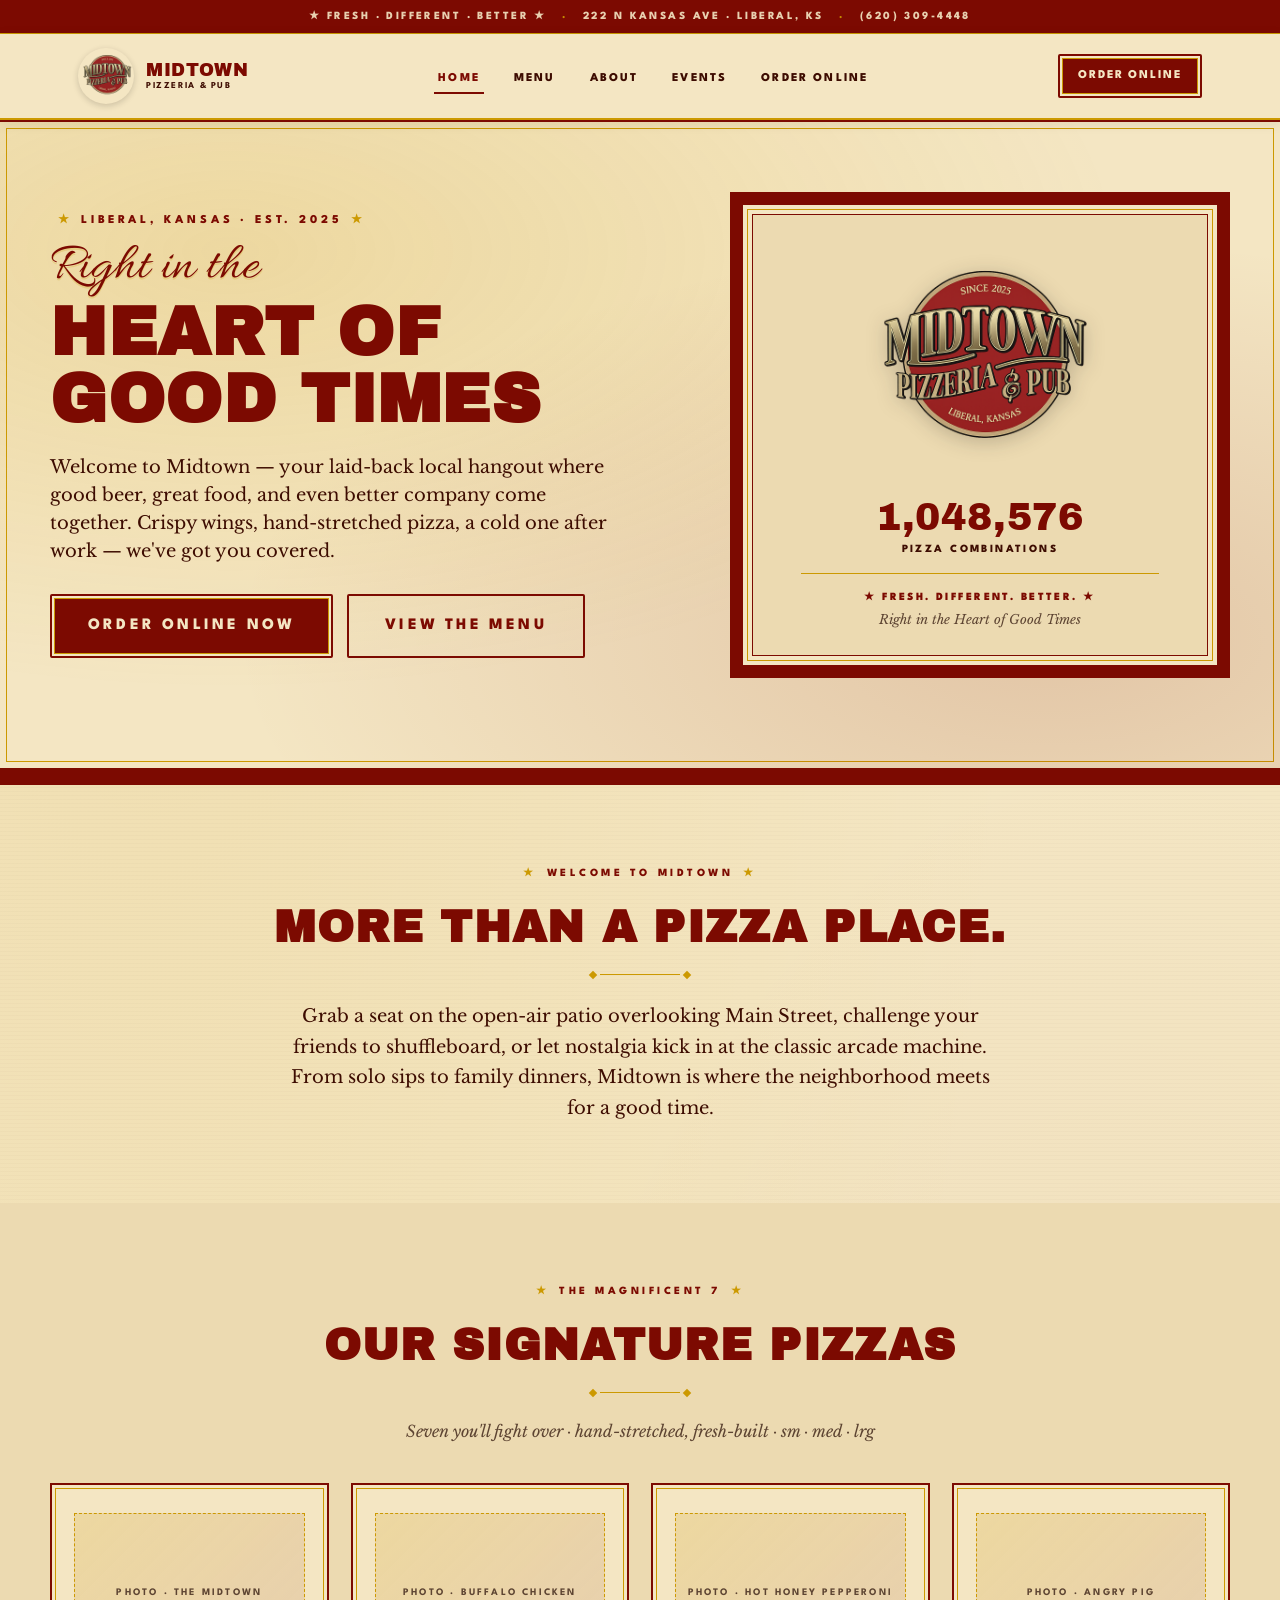
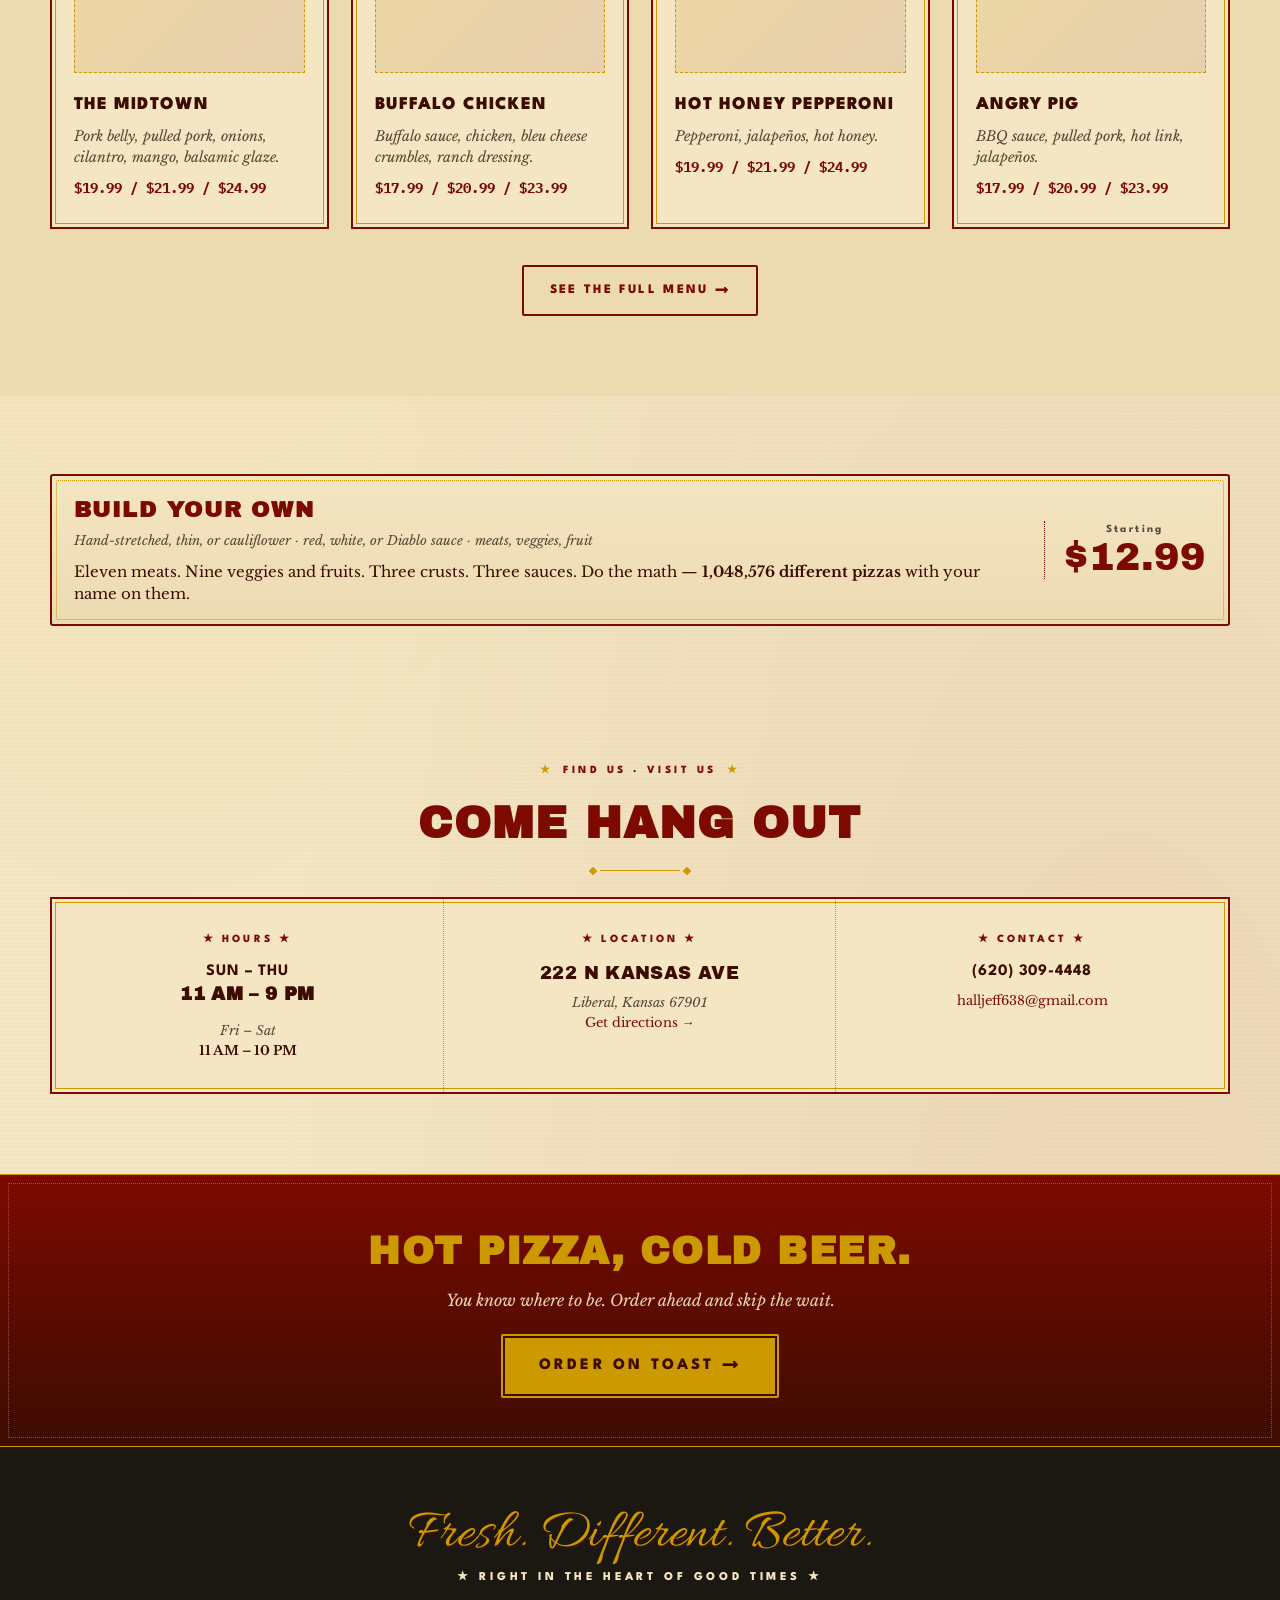
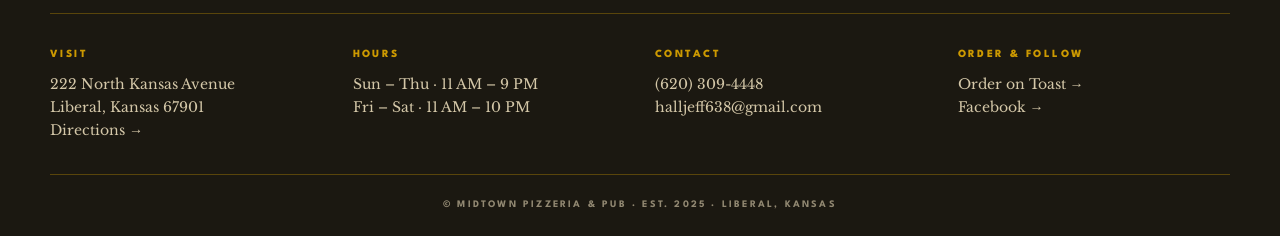
<file: index.html>
<!DOCTYPE html>
<html lang="en">
<head>
<meta charset="UTF-8">
<meta name="viewport" content="width=device-width, initial-scale=1.0">
<title>Midtown Pizzeria & Pub — Right in the Heart of Good Times · Liberal, KS</title>
<meta name="description" content="Fresh. Different. Better. Neighborhood pizzeria and pub on Kansas Avenue in Liberal, KS. Hand-stretched pizzas, scratch-made apps, cold beer, big patio, shuffleboard, arcade. Order on Toast.">
<link rel="icon" href="assets/logo.png">
<link rel="stylesheet" href="css/styles.css">
</head>
<body>

<div class="topstrip">
  <span>★ Fresh · Different · Better ★</span>
  <span class="sep desktop-only">·</span>
  <span class="desktop-only">222 N Kansas Ave · Liberal, KS</span>
  <span class="sep desktop-only">·</span>
  <span class="desktop-only">(620) 309-4448</span>
</div>

<header class="site-header">
  <nav class="nav">
    <a href="index.html" class="nav-logo" aria-label="Midtown Pizzeria & Pub home">
      <img src="assets/logo.png" alt="Midtown Pizzeria & Pub seal">
      <span class="wordmark">
        <span class="big">Midtown</span>
        <span class="small">Pizzeria &amp; Pub</span>
      </span>
    </a>
    <button class="nav-toggle" aria-label="Toggle menu" onclick="document.getElementById('navlinks').classList.toggle('open')">☰</button>
    <ul class="nav-links" id="navlinks">
      <li><a href="index.html" class="active">Home</a></li>
      <li><a href="menu.html">Menu</a></li>
      <li><a href="about.html">About</a></li>
      <li><a href="events.html">Events</a></li>
      <li><a href="https://www.toasttab.com/local/order/midtown-pizzeria-and-pub-new-222-north-kansas-avenue/r-29b31739-e096-4428-b039-4b5672bd577b" target="_blank" rel="noopener" class="nav-cta-mobile">Order Online</a></li>
    </ul>
    <a class="nav-cta" href="https://www.toasttab.com/local/order/midtown-pizzeria-and-pub-new-222-north-kansas-avenue/r-29b31739-e096-4428-b039-4b5672bd577b" target="_blank" rel="noopener">Order Online</a>
  </nav>
</header>

<!-- HERO -->
<section class="hero">
  <div class="hero-inner">
    <div class="hero-copy">
      <div class="hero-eyebrow">Liberal, Kansas · Est. 2025</div>
      <h1>
        <span class="script">Right in the</span>
        Heart of<br>Good Times
      </h1>
      <p class="lede">
        Welcome to Midtown — your laid-back local hangout where good beer, great food,
        and even better company come together. Crispy wings, hand-stretched pizza,
        a cold one after work — we've got you covered.
      </p>
      <div class="hero-ctas">
        <a class="btn btn-primary btn-xl" href="https://www.toasttab.com/local/order/midtown-pizzeria-and-pub-new-222-north-kansas-avenue/r-29b31739-e096-4428-b039-4b5672bd577b" target="_blank" rel="noopener">Order Online Now</a>
        <a class="btn btn-ghost btn-xl" href="menu.html">View the Menu</a>
      </div>
    </div>

    <aside class="hero-art" aria-label="Brand seal">
      <img class="brand-seal" src="assets/logo.png" alt="Midtown Pizzeria & Pub">
      <div class="combos">1,048,576</div>
      <div class="combos-label">Pizza Combinations</div>
      <hr>
      <div class="heart">★ Fresh. Different. Better. ★</div>
      <div class="city">Right in the Heart of Good Times</div>
    </aside>
  </div>
</section>

<!-- WELCOME / INTRO -->
<section class="section">
  <div class="section-inner narrow" style="text-align:center;">
    <div class="section-eyebrow">Welcome to Midtown</div>
    <h2 class="section-title">More than a pizza place.</h2>
    <div class="gold-rule"></div>
    <p style="font-family: var(--font-body); font-size: 18px; line-height: 1.7; color: var(--bean); max-width: 720px; margin: 0 auto;">
      Grab a seat on the open-air patio overlooking Main Street, challenge your friends to
      shuffleboard, or let nostalgia kick in at the classic arcade machine. From solo sips to
      family dinners, Midtown is where the neighborhood meets for a good time.
    </p>
  </div>
</section>

<!-- SIGNATURE PIZZAS -->
<section class="section cream-deep">
  <div class="section-inner">
    <div class="section-eyebrow">The Magnificent 7</div>
    <h2 class="section-title">Our signature pizzas</h2>
    <div class="gold-rule"></div>
    <p class="section-sub">Seven you'll fight over · hand-stretched, fresh-built · sm · med · lrg</p>

    <div class="feature-grid">
      <article class="feature-card">
        <div class="placeholder">Photo · The Midtown</div>
        <h3>The Midtown</h3>
        <p class="ingredients">Pork belly, pulled pork, onions, cilantro, mango, balsamic glaze.</p>
        <div class="price">$19.99 / $21.99 / $24.99</div>
      </article>

      <article class="feature-card">
        <div class="placeholder">Photo · Buffalo Chicken</div>
        <h3>Buffalo Chicken</h3>
        <p class="ingredients">Buffalo sauce, chicken, bleu cheese crumbles, ranch dressing.</p>
        <div class="price">$17.99 / $20.99 / $23.99</div>
      </article>

      <article class="feature-card">
        <div class="placeholder">Photo · Hot Honey Pepperoni</div>
        <h3>Hot Honey Pepperoni</h3>
        <p class="ingredients">Pepperoni, jalapeños, hot honey.</p>
        <div class="price">$19.99 / $21.99 / $24.99</div>
      </article>

      <article class="feature-card">
        <div class="placeholder">Photo · Angry Pig</div>
        <h3>Angry Pig</h3>
        <p class="ingredients">BBQ sauce, pulled pork, hot link, jalapeños.</p>
        <div class="price">$17.99 / $20.99 / $23.99</div>
      </article>
    </div>

    <p style="text-align:center; margin-top:36px;">
      <a class="btn btn-ghost" href="menu.html">See the full menu →</a>
    </p>
  </div>
</section>

<!-- BUILD YOUR OWN BANNER -->
<section class="section tight">
  <div class="section-inner">
    <div class="feature-box">
      <div class="feature-box-grid">
        <div style="flex:1;">
          <h3>Build Your Own</h3>
          <i class="when">Hand-stretched, thin, or cauliflower · red, white, or Diablo sauce · meats, veggies, fruit</i>
          <p style="font-family: var(--font-body); font-size: 15px; color: var(--bean); margin-top: 8px;">
            Eleven meats. Nine veggies and fruits. Three crusts. Three sauces. Do the math —
            <strong>1,048,576 different pizzas</strong> with your name on them.
          </p>
        </div>
        <div class="price-block">
          <div class="lbl">Starting</div>
          <div class="big">$12.99</div>
        </div>
      </div>
    </div>
  </div>
</section>

<!-- INFO BAND: HOURS / LOCATION / CONTACT -->
<section class="section">
  <div class="section-inner">
    <div class="section-eyebrow">Find Us · Visit Us</div>
    <h2 class="section-title">Come hang out</h2>
    <div class="gold-rule"></div>

    <div class="info-band">
      <div class="info-cell">
        <div class="label">★ Hours ★</div>
        <div class="value normal">
          Sun – Thu<br>
          <span class="value">11 AM – 9 PM</span>
        </div>
        <div class="meta" style="margin-top:14px;">
          Fri – Sat<br>
          <strong style="font-style: normal; color: var(--bean);">11 AM – 10 PM</strong>
        </div>
      </div>
      <div class="info-cell">
        <div class="label">★ Location ★</div>
        <div class="value">222 N Kansas Ave</div>
        <div class="meta">Liberal, Kansas 67901<br>
          <a href="https://www.google.com/maps/search/?api=1&query=222+N+Kansas+Ave+Liberal+KS+67901" target="_blank" rel="noopener" style="font-style:normal;">Get directions →</a>
        </div>
      </div>
      <div class="info-cell">
        <div class="label">★ Contact ★</div>
        <div class="value normal"><a href="tel:+16203094448" style="color: var(--bean);">(620) 309-4448</a></div>
        <div class="meta">
          <a href="mailto:halljeff638@gmail.com" style="font-style:normal;">halljeff638@gmail.com</a>
        </div>
      </div>
    </div>
  </div>
</section>

<!-- TOAST CTA BAND -->
<section class="toast-cta-band">
  <h3>Hot pizza, cold beer.</h3>
  <p>You know where to be. Order ahead and skip the wait.</p>
  <a class="btn btn-xl" href="https://www.toasttab.com/local/order/midtown-pizzeria-and-pub-new-222-north-kansas-avenue/r-29b31739-e096-4428-b039-4b5672bd577b" target="_blank" rel="noopener">Order on Toast →</a>
</section>

<!-- FOOTER -->
<footer class="site-footer">
  <div class="footer-inner">
    <div class="footer-script">Fresh. Different. Better.</div>
    <div class="footer-tag">★ Right in the Heart of Good Times ★</div>

    <div class="footer-grid">
      <div class="footer-col">
        <h4>Visit</h4>
        <p>222 North Kansas Avenue<br>Liberal, Kansas 67901</p>
        <a href="https://www.google.com/maps/search/?api=1&query=222+N+Kansas+Ave+Liberal+KS+67901" target="_blank" rel="noopener">Directions →</a>
      </div>
      <div class="footer-col">
        <h4>Hours</h4>
        <p>Sun – Thu · 11 AM – 9 PM<br>Fri – Sat · 11 AM – 10 PM</p>
      </div>
      <div class="footer-col">
        <h4>Contact</h4>
        <a href="tel:+16203094448">(620) 309-4448</a>
        <a href="mailto:halljeff638@gmail.com">halljeff638@gmail.com</a>
      </div>
      <div class="footer-col">
        <h4>Order &amp; Follow</h4>
        <a href="https://www.toasttab.com/local/order/midtown-pizzeria-and-pub-new-222-north-kansas-avenue/r-29b31739-e096-4428-b039-4b5672bd577b" target="_blank" rel="noopener">Order on Toast →</a>
        <a href="https://www.facebook.com/profile.php?id=61573493150277" target="_blank" rel="noopener">Facebook →</a>
      </div>
    </div>

    <div class="footer-fine">© Midtown Pizzeria &amp; Pub · Est. 2025 · Liberal, Kansas</div>
  </div>
</footer>

</body>
</html>
</file>
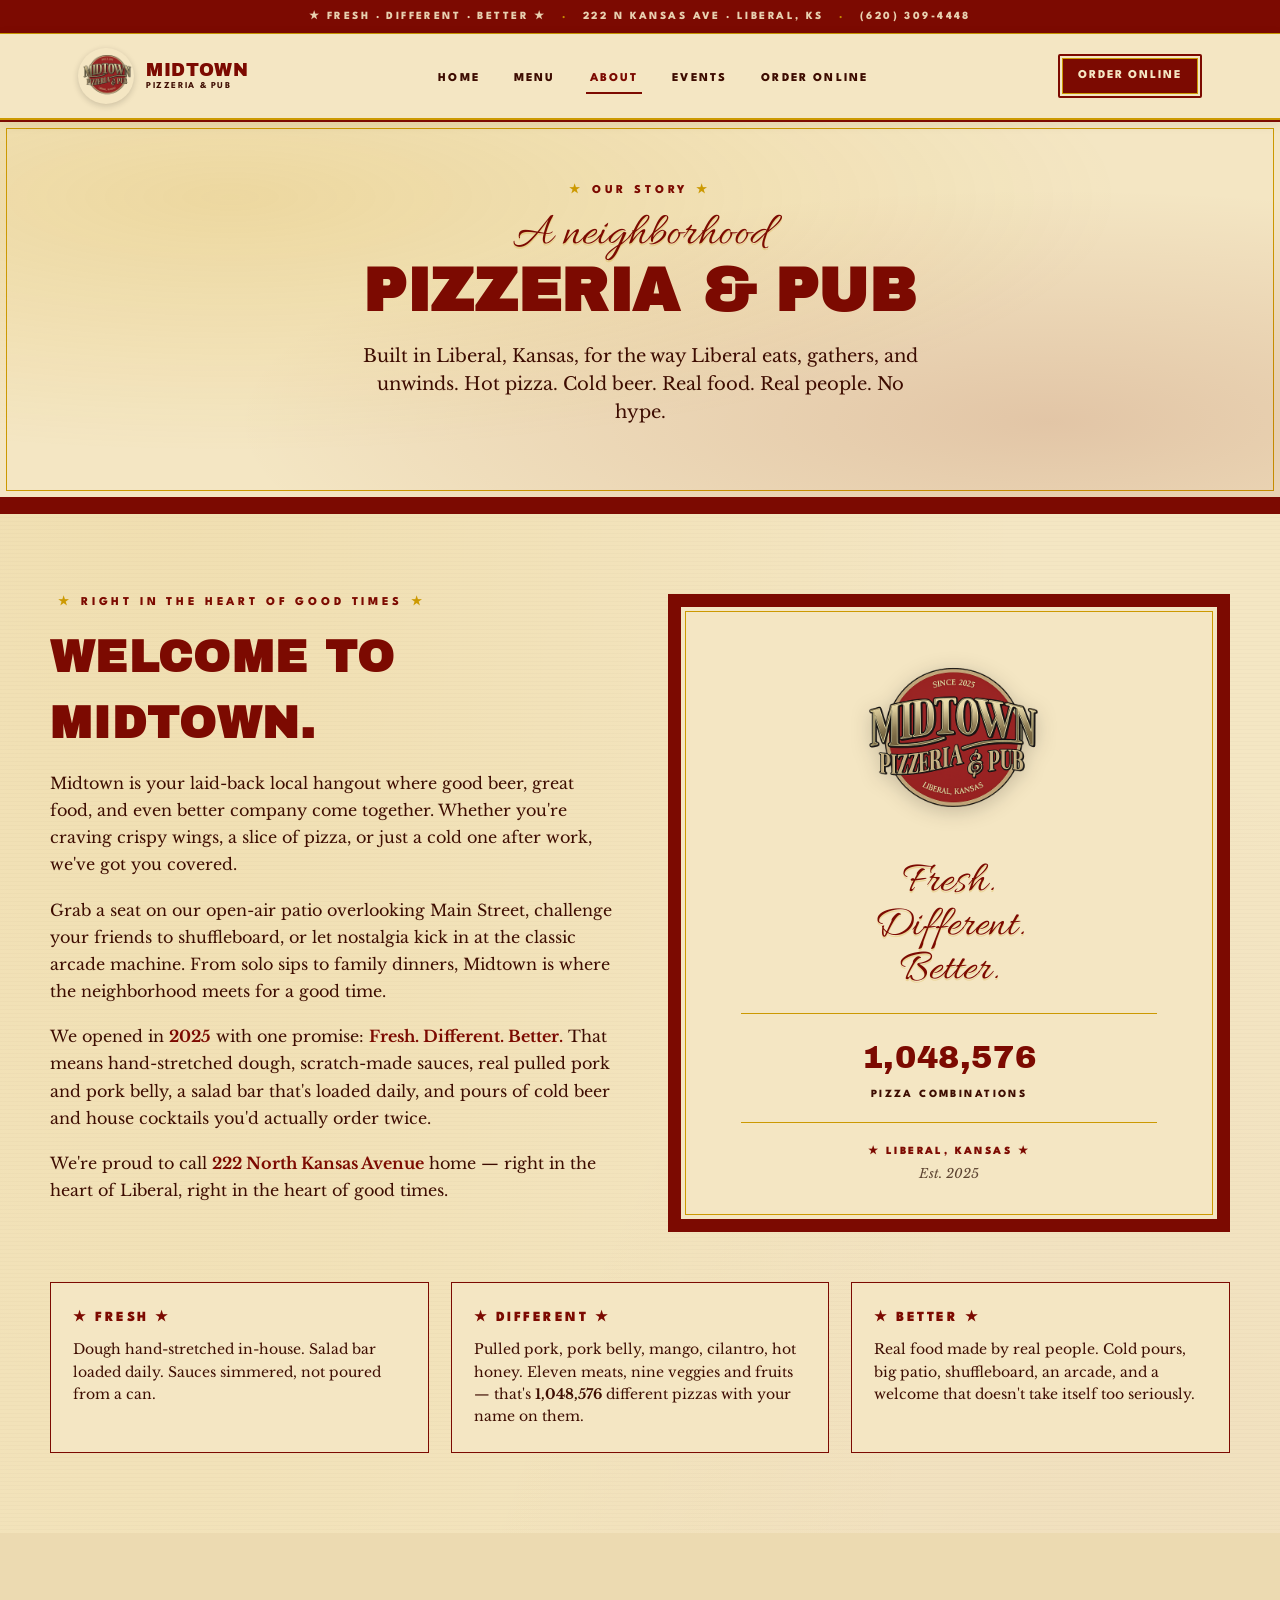
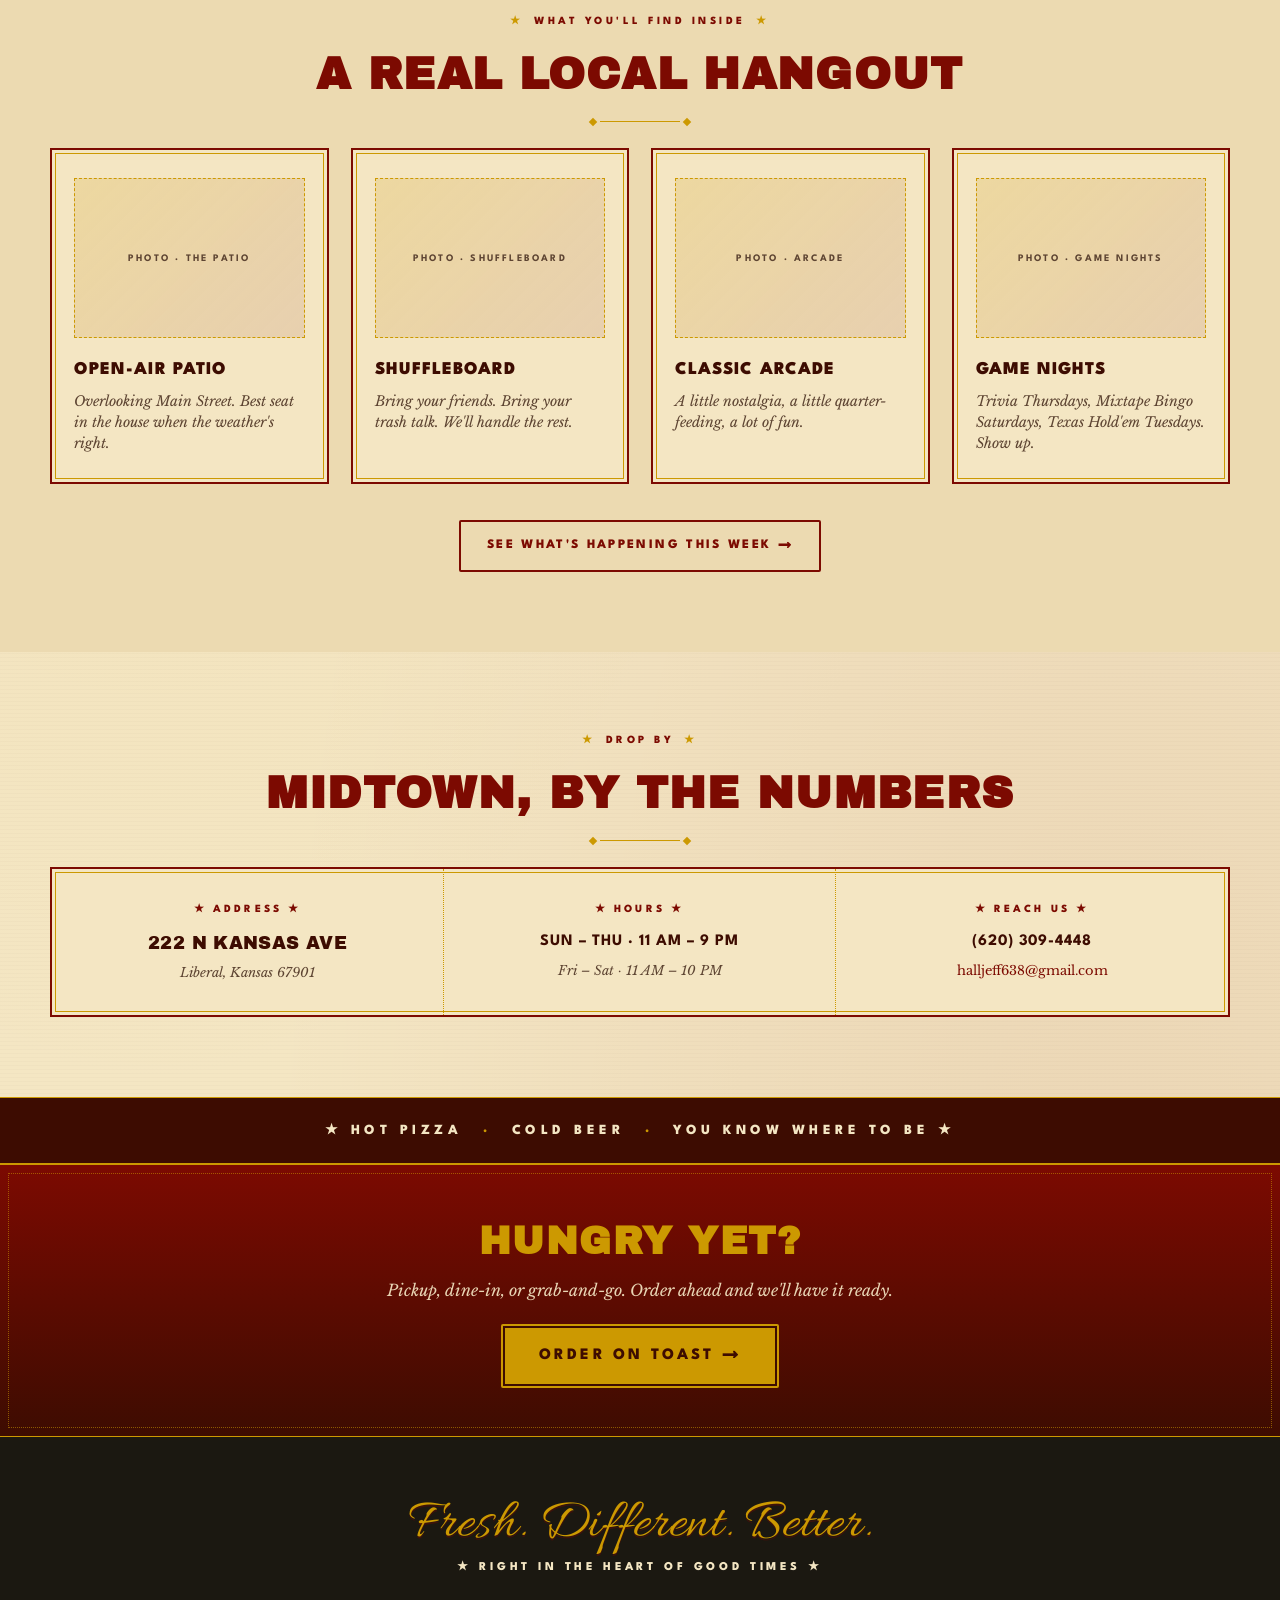
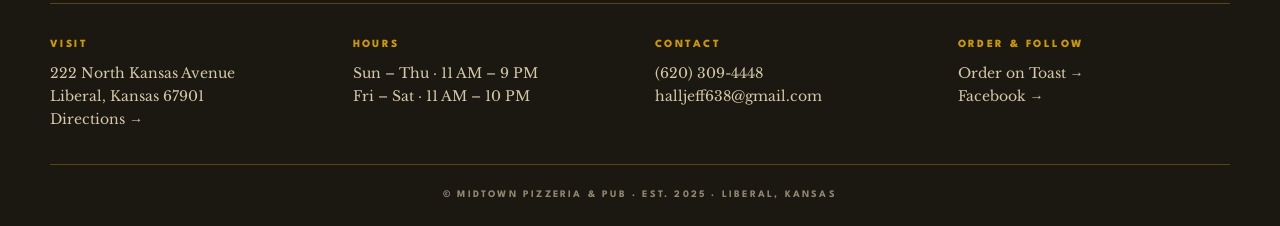
<file: about.html>
<!DOCTYPE html>
<html lang="en">
<head>
<meta charset="UTF-8">
<meta name="viewport" content="width=device-width, initial-scale=1.0">
<title>About — Midtown Pizzeria & Pub · Liberal, Kansas</title>
<meta name="description" content="Midtown Pizzeria & Pub is a neighborhood pizzeria and pub on Kansas Avenue in Liberal, Kansas. Fresh. Different. Better. Hand-stretched pizza, scratch-made pub food, cold beer, big patio.">
<link rel="icon" href="assets/logo.png">
<link rel="stylesheet" href="css/styles.css">
</head>
<body>

<div class="topstrip">
  <span>★ Fresh · Different · Better ★</span>
  <span class="sep desktop-only">·</span>
  <span class="desktop-only">222 N Kansas Ave · Liberal, KS</span>
  <span class="sep desktop-only">·</span>
  <span class="desktop-only">(620) 309-4448</span>
</div>

<header class="site-header">
  <nav class="nav">
    <a href="index.html" class="nav-logo">
      <img src="assets/logo.png" alt="Midtown Pizzeria & Pub seal">
      <span class="wordmark">
        <span class="big">Midtown</span>
        <span class="small">Pizzeria &amp; Pub</span>
      </span>
    </a>
    <button class="nav-toggle" aria-label="Toggle menu" onclick="document.getElementById('navlinks').classList.toggle('open')">☰</button>
    <ul class="nav-links" id="navlinks">
      <li><a href="index.html">Home</a></li>
      <li><a href="menu.html">Menu</a></li>
      <li><a href="about.html" class="active">About</a></li>
      <li><a href="events.html">Events</a></li>
      <li><a href="https://www.toasttab.com/local/order/midtown-pizzeria-and-pub-new-222-north-kansas-avenue/r-29b31739-e096-4428-b039-4b5672bd577b" target="_blank" rel="noopener" class="nav-cta-mobile">Order Online</a></li>
    </ul>
    <a class="nav-cta" href="https://www.toasttab.com/local/order/midtown-pizzeria-and-pub-new-222-north-kansas-avenue/r-29b31739-e096-4428-b039-4b5672bd577b" target="_blank" rel="noopener">Order Online</a>
  </nav>
</header>

<!-- HERO BANNER (compact) -->
<section class="hero" style="padding: 60px 28px 70px;">
  <div class="hero-inner" style="grid-template-columns: 1fr; text-align: center;">
    <div>
      <div class="hero-eyebrow">Our Story</div>
      <h1 style="font-size: clamp(36px, 5vw, 60px);">
        <span class="script">A neighborhood</span>
        Pizzeria &amp; Pub
      </h1>
      <p class="lede" style="margin: 0 auto;">
        Built in Liberal, Kansas, for the way Liberal eats, gathers, and unwinds.
        Hot pizza. Cold beer. Real food. Real people. No hype.
      </p>
    </div>
  </div>
</section>

<!-- STORY -->
<section class="section">
  <div class="section-inner">
    <div class="story">
      <div class="story-copy">
        <div class="hero-eyebrow" style="text-align:left;">Right in the Heart of Good Times</div>
        <h2 class="section-title">Welcome to Midtown.</h2>
        <p>
          Midtown is your laid-back local hangout where good beer, great food, and even
          better company come together. Whether you're craving crispy wings, a slice of
          pizza, or just a cold one after work, we've got you covered.
        </p>
        <p>
          Grab a seat on our open-air patio overlooking Main Street, challenge your
          friends to shuffleboard, or let nostalgia kick in at the classic arcade machine.
          From solo sips to family dinners, Midtown is where the neighborhood meets
          for a good time.
        </p>
        <p>
          We opened in <strong>2025</strong> with one promise: <strong>Fresh. Different. Better.</strong>
          That means hand-stretched dough, scratch-made sauces, real pulled pork and pork
          belly, a salad bar that's loaded daily, and pours of cold beer and house cocktails
          you'd actually order twice.
        </p>
        <p>
          We're proud to call <strong>222 North Kansas Avenue</strong> home — right in the
          heart of Liberal, right in the heart of good times.
        </p>
      </div>

      <aside class="story-art">
        <img src="assets/logo.png" alt="Midtown seal" style="width: 200px; margin: 0 auto 18px; filter: drop-shadow(0 4px 10px rgba(27,24,17,0.22));">
        <div style="font-family: var(--font-script); color: var(--barn-red); font-size: 44px; line-height: 1; text-shadow: 0 2px 0 rgba(204,153,1,0.22);">
          Fresh.<br>Different.<br>Better.
        </div>
        <hr style="border:none; border-top: 1px solid var(--chinese-gold); margin: 20px 30px;">
        <div style="font-family: var(--font-display); color: var(--barn-red); font-size: 32px; letter-spacing: 0.02em;">1,048,576</div>
        <div style="font-family: var(--font-heading); font-weight: 800; font-size: 11px; letter-spacing: 0.22em; color: var(--bean); text-transform: uppercase; margin-top: 4px;">Pizza Combinations</div>
        <hr style="border:none; border-top: 1px solid var(--chinese-gold); margin: 20px 30px;">
        <div style="font-family: var(--font-heading); font-weight: 900; font-size: 11px; letter-spacing: 0.22em; color: var(--barn-red); text-transform: uppercase;">★ Liberal, Kansas ★</div>
        <div style="font-family: var(--font-body); font-style: italic; color: var(--tabletop-brown); font-size: 13px; margin-top: 4px;">Est. 2025</div>
      </aside>
    </div>

    <!-- VALUES -->
    <div class="values">
      <div class="value-card">
        <h3>★ Fresh ★</h3>
        <p>Dough hand-stretched in-house. Salad bar loaded daily. Sauces simmered, not poured from a can.</p>
      </div>
      <div class="value-card">
        <h3>★ Different ★</h3>
        <p>Pulled pork, pork belly, mango, cilantro, hot honey. Eleven meats, nine veggies and fruits — that's <strong>1,048,576</strong> different pizzas with your name on them.</p>
      </div>
      <div class="value-card">
        <h3>★ Better ★</h3>
        <p>Real food made by real people. Cold pours, big patio, shuffleboard, an arcade, and a welcome that doesn't take itself too seriously.</p>
      </div>
    </div>
  </div>
</section>

<!-- WHAT YOU'LL FIND -->
<section class="section cream-deep">
  <div class="section-inner">
    <div class="section-eyebrow">What You'll Find Inside</div>
    <h2 class="section-title">A real local hangout</h2>
    <div class="gold-rule"></div>

    <div class="feature-grid">
      <article class="feature-card">
        <div class="placeholder">Photo · The patio</div>
        <h3>Open-Air Patio</h3>
        <p class="ingredients">Overlooking Main Street. Best seat in the house when the weather's right.</p>
      </article>
      <article class="feature-card">
        <div class="placeholder">Photo · Shuffleboard</div>
        <h3>Shuffleboard</h3>
        <p class="ingredients">Bring your friends. Bring your trash talk. We'll handle the rest.</p>
      </article>
      <article class="feature-card">
        <div class="placeholder">Photo · Arcade</div>
        <h3>Classic Arcade</h3>
        <p class="ingredients">A little nostalgia, a little quarter-feeding, a lot of fun.</p>
      </article>
      <article class="feature-card">
        <div class="placeholder">Photo · Game nights</div>
        <h3>Game Nights</h3>
        <p class="ingredients">Trivia Thursdays, Mixtape Bingo Saturdays, Texas Hold'em Tuesdays. Show up.</p>
      </article>
    </div>

    <p style="text-align:center; margin-top: 36px;">
      <a class="btn btn-ghost" href="events.html">See what's happening this week →</a>
    </p>
  </div>
</section>

<!-- INFO BAND -->
<section class="section">
  <div class="section-inner">
    <div class="section-eyebrow">Drop By</div>
    <h2 class="section-title">Midtown, by the numbers</h2>
    <div class="gold-rule"></div>

    <div class="info-band">
      <div class="info-cell">
        <div class="label">★ Address ★</div>
        <div class="value">222 N Kansas Ave</div>
        <div class="meta">Liberal, Kansas 67901</div>
      </div>
      <div class="info-cell">
        <div class="label">★ Hours ★</div>
        <div class="value normal">Sun – Thu · 11 AM – 9 PM</div>
        <div class="meta">Fri – Sat · 11 AM – 10 PM</div>
      </div>
      <div class="info-cell">
        <div class="label">★ Reach Us ★</div>
        <div class="value normal"><a href="tel:+16203094448" style="color: var(--bean);">(620) 309-4448</a></div>
        <div class="meta"><a href="mailto:halljeff638@gmail.com" style="font-style: normal;">halljeff638@gmail.com</a></div>
      </div>
    </div>
  </div>
</section>

<div class="callout-strip">
  ★ Hot Pizza <span class="sep">·</span> Cold Beer <span class="sep">·</span> You Know Where to Be ★
</div>

<!-- TOAST CTA -->
<section class="toast-cta-band">
  <h3>Hungry yet?</h3>
  <p>Pickup, dine-in, or grab-and-go. Order ahead and we'll have it ready.</p>
  <a class="btn btn-xl" href="https://www.toasttab.com/local/order/midtown-pizzeria-and-pub-new-222-north-kansas-avenue/r-29b31739-e096-4428-b039-4b5672bd577b" target="_blank" rel="noopener">Order on Toast →</a>
</section>

<footer class="site-footer">
  <div class="footer-inner">
    <div class="footer-script">Fresh. Different. Better.</div>
    <div class="footer-tag">★ Right in the Heart of Good Times ★</div>
    <div class="footer-grid">
      <div class="footer-col">
        <h4>Visit</h4>
        <p>222 North Kansas Avenue<br>Liberal, Kansas 67901</p>
        <a href="https://www.google.com/maps/search/?api=1&query=222+N+Kansas+Ave+Liberal+KS+67901" target="_blank" rel="noopener">Directions →</a>
      </div>
      <div class="footer-col">
        <h4>Hours</h4>
        <p>Sun – Thu · 11 AM – 9 PM<br>Fri – Sat · 11 AM – 10 PM</p>
      </div>
      <div class="footer-col">
        <h4>Contact</h4>
        <a href="tel:+16203094448">(620) 309-4448</a>
        <a href="mailto:halljeff638@gmail.com">halljeff638@gmail.com</a>
      </div>
      <div class="footer-col">
        <h4>Order &amp; Follow</h4>
        <a href="https://www.toasttab.com/local/order/midtown-pizzeria-and-pub-new-222-north-kansas-avenue/r-29b31739-e096-4428-b039-4b5672bd577b" target="_blank" rel="noopener">Order on Toast →</a>
        <a href="https://www.facebook.com/profile.php?id=61573493150277" target="_blank" rel="noopener">Facebook →</a>
      </div>
    </div>
    <div class="footer-fine">© Midtown Pizzeria &amp; Pub · Est. 2025 · Liberal, Kansas</div>
  </div>
</footer>

</body>
</html>
</file>
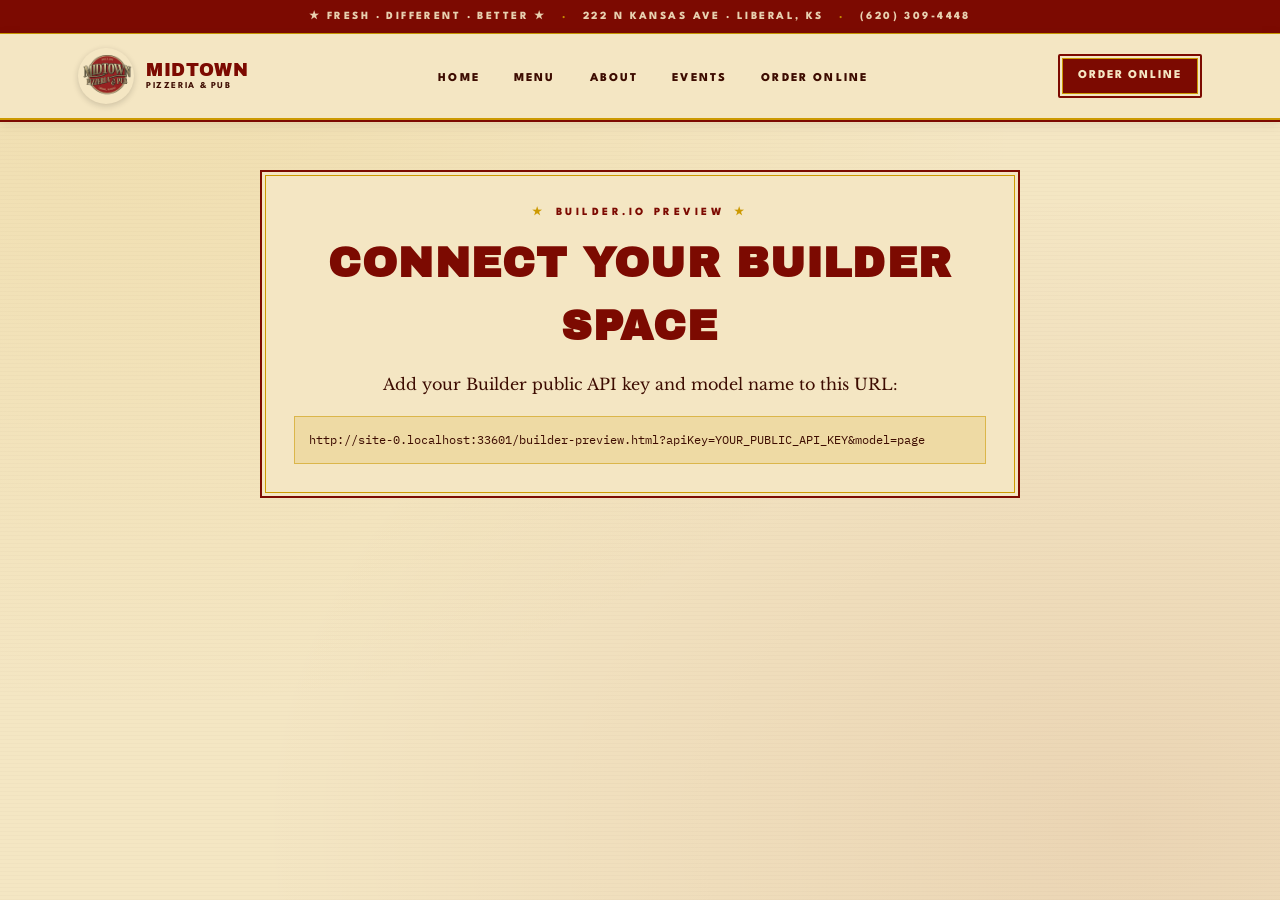
<file: builder-preview.html>
<!DOCTYPE html>
<html lang="en">
<head>
<meta charset="UTF-8">
<meta name="viewport" content="width=device-width, initial-scale=1.0">
<title>Builder Preview - Midtown Pizzeria & Pub</title>
<meta name="robots" content="noindex">
<link rel="icon" href="assets/logo.png">
<link rel="stylesheet" href="css/styles.css">
</head>
<body>

<div class="topstrip">
  <span>★ Fresh · Different · Better ★</span>
  <span class="sep desktop-only">·</span>
  <span class="desktop-only">222 N Kansas Ave · Liberal, KS</span>
  <span class="sep desktop-only">·</span>
  <span class="desktop-only">(620) 309-4448</span>
</div>

<header class="site-header">
  <nav class="nav">
    <a href="index.html" class="nav-logo" aria-label="Midtown Pizzeria & Pub home">
      <img src="assets/logo.png" alt="Midtown Pizzeria & Pub seal">
      <span class="wordmark">
        <span class="big">Midtown</span>
        <span class="small">Pizzeria &amp; Pub</span>
      </span>
    </a>
    <button class="nav-toggle" aria-label="Toggle menu" onclick="document.getElementById('navlinks').classList.toggle('open')">☰</button>
    <ul class="nav-links" id="navlinks">
      <li><a href="index.html">Home</a></li>
      <li><a href="menu.html">Menu</a></li>
      <li><a href="about.html">About</a></li>
      <li><a href="events.html">Events</a></li>
      <li><a href="https://www.toasttab.com/local/order/midtown-pizzeria-and-pub-new-222-north-kansas-avenue/r-29b31739-e096-4428-b039-4b5672bd577b" target="_blank" rel="noopener" class="nav-cta-mobile">Order Online</a></li>
    </ul>
    <a class="nav-cta" href="https://www.toasttab.com/local/order/midtown-pizzeria-and-pub-new-222-north-kansas-avenue/r-29b31739-e096-4428-b039-4b5672bd577b" target="_blank" rel="noopener">Order Online</a>
  </nav>
</header>

<main class="builder-preview-shell">
  <div id="builder-missing-config" class="builder-preview-empty" hidden>
    <div class="section-eyebrow">Builder.io Preview</div>
    <h1>Connect your Builder space</h1>
    <p>Add your Builder public API key and model name to this URL:</p>
    <code id="builder-preview-url"></code>
  </div>

  <div id="builder-preview-root" class="builder-preview-root" hidden></div>
</main>

<script>
(() => {
  const params = new URLSearchParams(window.location.search);
  const apiKey = params.get("apiKey") || params.get("key");
  const model = params.get("model") || "page";
  const contentId = params.get("contentId") || params.get("content");
  const root = document.getElementById("builder-preview-root");
  const empty = document.getElementById("builder-missing-config");
  const previewUrl = document.getElementById("builder-preview-url");

  if (!apiKey) {
    const url = new URL(window.location.href);
    url.searchParams.set("apiKey", "YOUR_PUBLIC_API_KEY");
    url.searchParams.set("model", model);
    previewUrl.textContent = url.toString();
    empty.hidden = false;
    return;
  }

  const component = document.createElement("builder-component");
  component.setAttribute("model", model);
  component.setAttribute("api-key", apiKey);

  if (contentId) {
    component.setAttribute("content-id", contentId);
  }

  root.appendChild(component);
  root.hidden = false;

  const script = document.createElement("script");
  script.async = true;
  script.src = "https://cdn.builder.io/js/webcomponents";
  document.body.appendChild(script);
})();
</script>

</body>
</html>
</file>
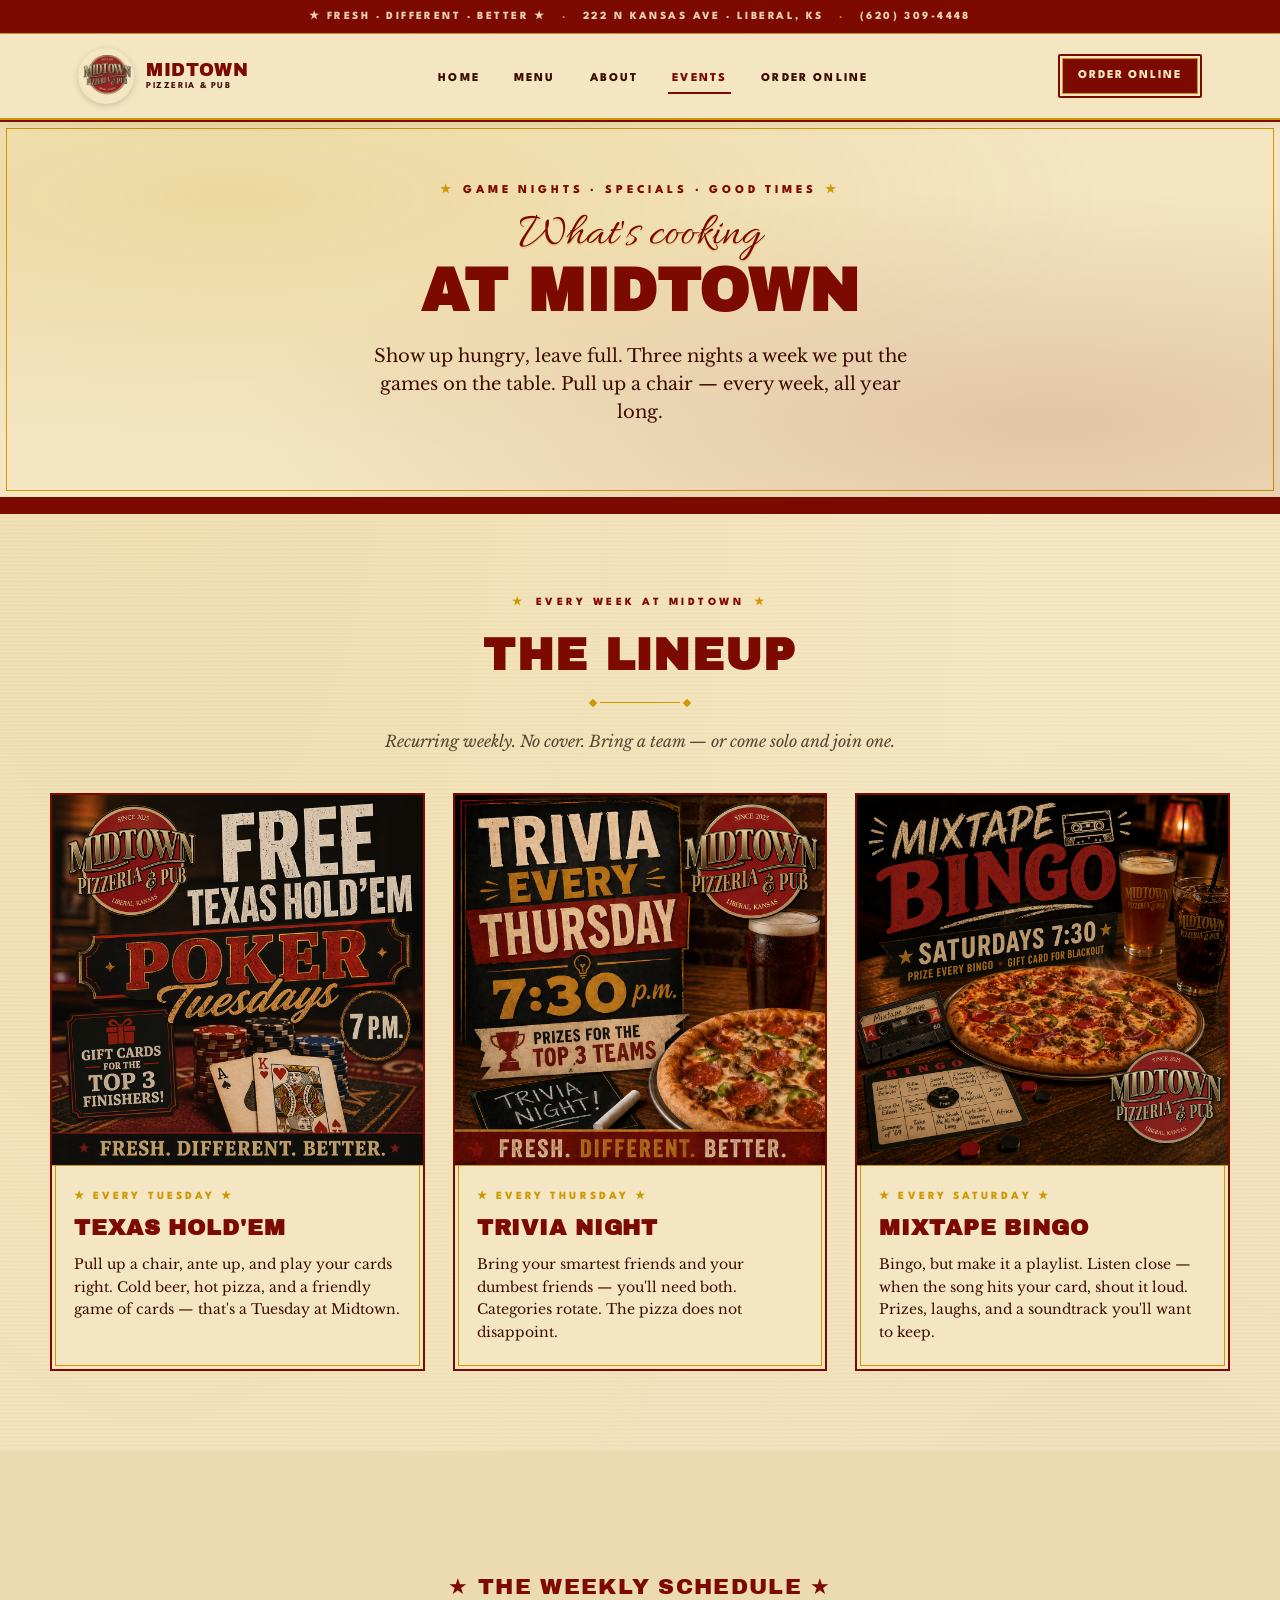
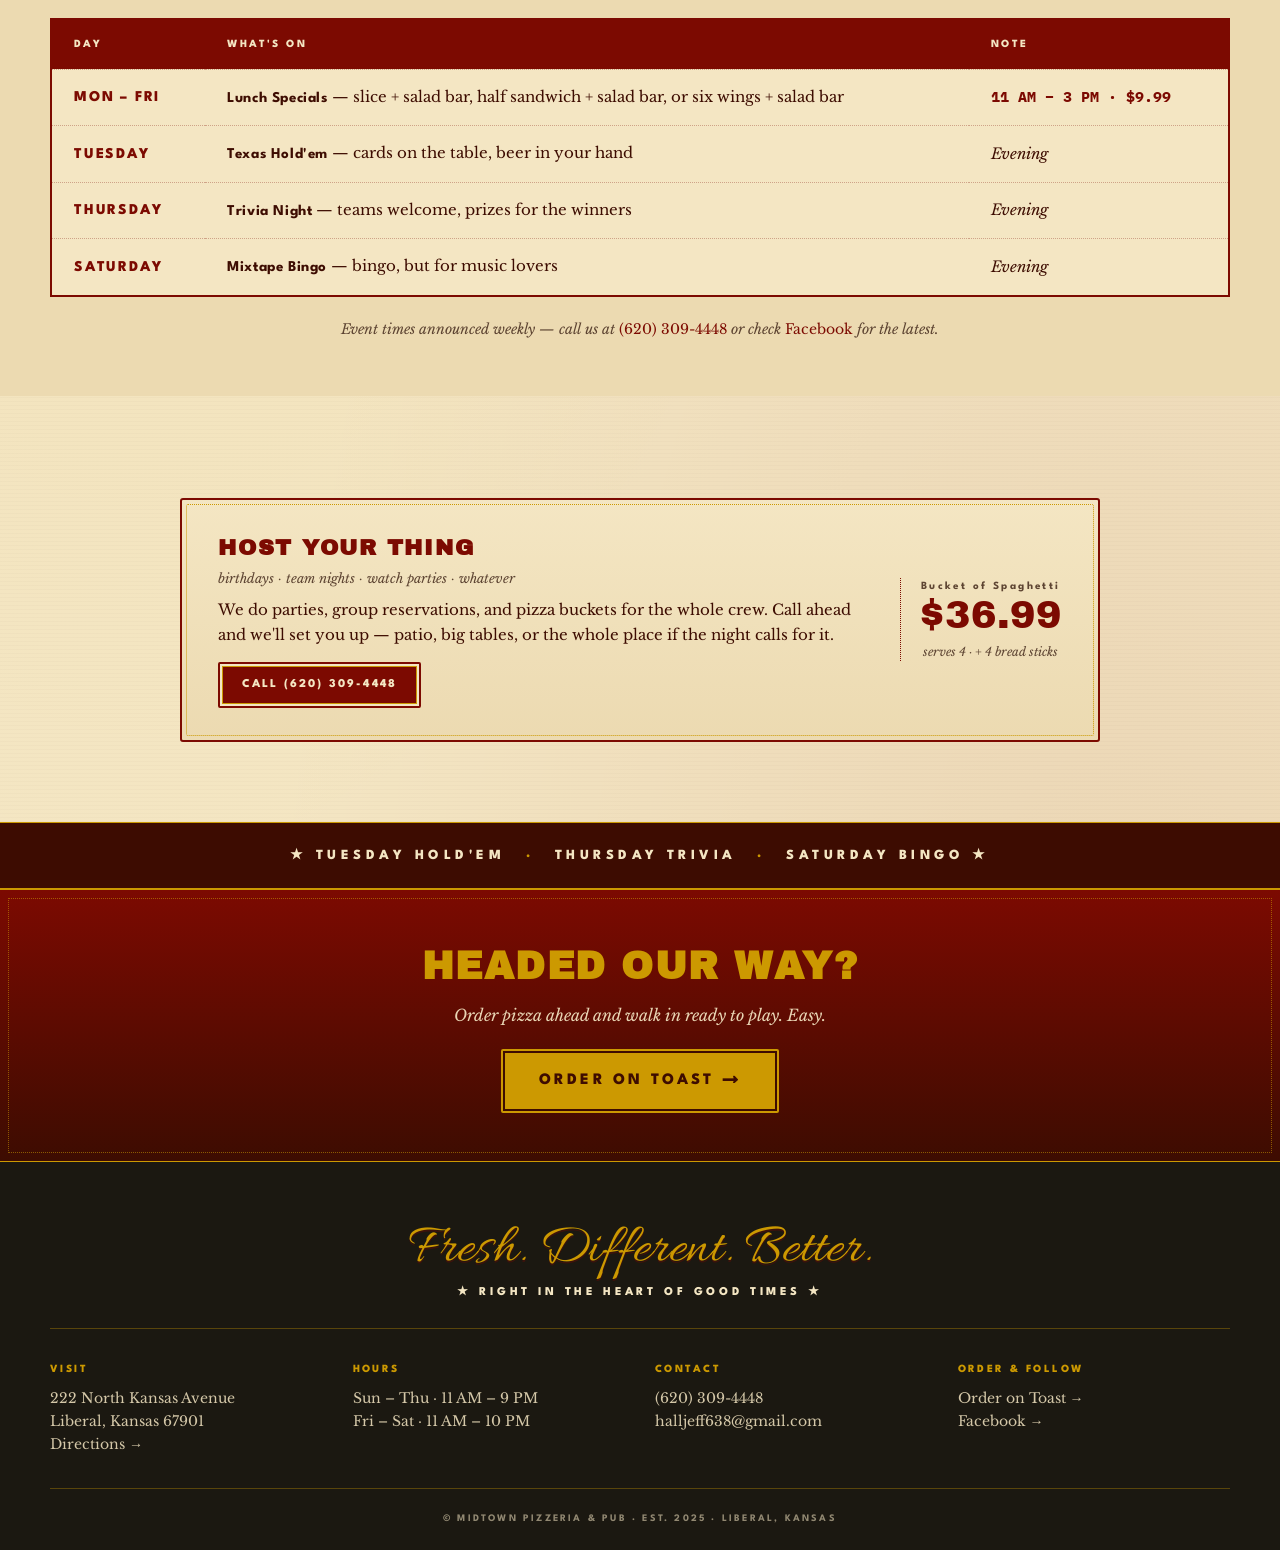
<file: events.html>
<!DOCTYPE html>
<html lang="en">
<head>
<meta charset="UTF-8">
<meta name="viewport" content="width=device-width, initial-scale=1.0">
<title>Events — Midtown Pizzeria & Pub · Trivia · Bingo · Hold'em</title>
<meta name="description" content="What's happening at Midtown Pizzeria & Pub. Tuesday Texas Hold'em, Thursday Trivia Night, Saturday Mixtape Bingo. Liberal, Kansas.">
<link rel="icon" href="assets/logo.png">
<link rel="stylesheet" href="css/styles.css">
</head>
<body>

<div class="topstrip">
  <span>★ Fresh · Different · Better ★</span>
  <span class="sep desktop-only">·</span>
  <span class="desktop-only">222 N Kansas Ave · Liberal, KS</span>
  <span class="sep desktop-only">·</span>
  <span class="desktop-only">(620) 309-4448</span>
</div>

<header class="site-header">
  <nav class="nav">
    <a href="index.html" class="nav-logo">
      <img src="assets/logo.png" alt="Midtown Pizzeria & Pub seal">
      <span class="wordmark">
        <span class="big">Midtown</span>
        <span class="small">Pizzeria &amp; Pub</span>
      </span>
    </a>
    <button class="nav-toggle" aria-label="Toggle menu" onclick="document.getElementById('navlinks').classList.toggle('open')">☰</button>
    <ul class="nav-links" id="navlinks">
      <li><a href="index.html">Home</a></li>
      <li><a href="menu.html">Menu</a></li>
      <li><a href="about.html">About</a></li>
      <li><a href="events.html" class="active">Events</a></li>
      <li><a href="https://www.toasttab.com/local/order/midtown-pizzeria-and-pub-new-222-north-kansas-avenue/r-29b31739-e096-4428-b039-4b5672bd577b" target="_blank" rel="noopener" class="nav-cta-mobile">Order Online</a></li>
    </ul>
    <a class="nav-cta" href="https://www.toasttab.com/local/order/midtown-pizzeria-and-pub-new-222-north-kansas-avenue/r-29b31739-e096-4428-b039-4b5672bd577b" target="_blank" rel="noopener">Order Online</a>
  </nav>
</header>

<!-- HERO -->
<section class="hero" style="padding: 60px 28px 70px;">
  <div class="hero-inner" style="grid-template-columns: 1fr; text-align: center;">
    <div>
      <div class="hero-eyebrow">Game Nights · Specials · Good Times</div>
      <h1 style="font-size: clamp(36px, 5vw, 60px);">
        <span class="script">What's cooking</span>
        At Midtown
      </h1>
      <p class="lede" style="margin: 0 auto;">
        Show up hungry, leave full. Three nights a week we put the games on the
        table. Pull up a chair — every week, all year long.
      </p>
    </div>
  </div>
</section>

<!-- WEEKLY EVENT CARDS -->
<section class="section">
  <div class="section-inner">
    <div class="section-eyebrow">Every Week at Midtown</div>
    <h2 class="section-title">The lineup</h2>
    <div class="gold-rule"></div>
    <p class="section-sub">Recurring weekly. No cover. Bring a team — or come solo and join one.</p>

    <div class="events-grid">
      <article class="event-card">
        <img class="event-img" src="assets/events/holdem.png" alt="Tuesday Texas Hold'em night">
        <div class="event-body">
          <div class="when">★ Every Tuesday ★</div>
          <h3>Texas Hold'em</h3>
          <p>
            Pull up a chair, ante up, and play your cards right. Cold beer, hot pizza,
            and a friendly game of cards — that's a Tuesday at Midtown.
          </p>
        </div>
      </article>

      <article class="event-card">
        <img class="event-img" src="assets/events/trivia.png" alt="Thursday Trivia Night">
        <div class="event-body">
          <div class="when">★ Every Thursday ★</div>
          <h3>Trivia Night</h3>
          <p>
            Bring your smartest friends and your dumbest friends — you'll need both.
            Categories rotate. The pizza does not disappoint.
          </p>
        </div>
      </article>

      <article class="event-card">
        <img class="event-img" src="assets/events/bingo.png" alt="Saturday Mixtape Bingo">
        <div class="event-body">
          <div class="when">★ Every Saturday ★</div>
          <h3>Mixtape Bingo</h3>
          <p>
            Bingo, but make it a playlist. Listen close — when the song hits your card,
            shout it loud. Prizes, laughs, and a soundtrack you'll want to keep.
          </p>
        </div>
      </article>
    </div>
  </div>
</section>

<!-- RECURRING TABLE -->
<section class="section cream-deep tight">
  <div class="section-inner">
    <table class="recurring-table">
      <caption>★ The Weekly Schedule ★</caption>
      <thead>
        <tr>
          <th>Day</th>
          <th>What's On</th>
          <th>Note</th>
        </tr>
      </thead>
      <tbody>
        <tr>
          <td class="day">Mon – Fri</td>
          <td><strong style="font-family: var(--font-heading); letter-spacing: 0.04em;">Lunch Specials</strong> — slice + salad bar, half sandwich + salad bar, or six wings + salad bar</td>
          <td><span style="font-family: var(--font-mono); font-weight: 700; color: var(--barn-red);">11 AM – 3 PM · $9.99</span></td>
        </tr>
        <tr>
          <td class="day">Tuesday</td>
          <td><strong style="font-family: var(--font-heading); letter-spacing: 0.04em;">Texas Hold'em</strong> — cards on the table, beer in your hand</td>
          <td><em>Evening</em></td>
        </tr>
        <tr>
          <td class="day">Thursday</td>
          <td><strong style="font-family: var(--font-heading); letter-spacing: 0.04em;">Trivia Night</strong> — teams welcome, prizes for the winners</td>
          <td><em>Evening</em></td>
        </tr>
        <tr>
          <td class="day">Saturday</td>
          <td><strong style="font-family: var(--font-heading); letter-spacing: 0.04em;">Mixtape Bingo</strong> — bingo, but for music lovers</td>
          <td><em>Evening</em></td>
        </tr>
      </tbody>
    </table>

    <p style="font-family: var(--font-body); font-style: italic; font-size: 14px; color: var(--tabletop-brown); text-align: center; margin-top: 22px;">
      Event times announced weekly — call us at <a href="tel:+16203094448" style="font-style: normal;">(620) 309-4448</a> or check <a href="https://www.facebook.com/profile.php?id=61573493150277" target="_blank" rel="noopener" style="font-style: normal;">Facebook</a> for the latest.
    </p>
  </div>
</section>

<!-- HOST YOUR THING -->
<section class="section">
  <div class="section-inner narrow">
    <div class="feature-box" style="padding: 32px 36px;">
      <div class="feature-box-grid">
        <div style="flex:1;">
          <h3>Host Your Thing</h3>
          <i class="when">birthdays · team nights · watch parties · whatever</i>
          <p style="font-family: var(--font-body); font-size: 15px; color: var(--bean); margin-top: 10px; line-height: 1.65;">
            We do parties, group reservations, and pizza buckets for the whole crew.
            Call ahead and we'll set you up — patio, big tables, or the whole place
            if the night calls for it.
          </p>
          <p style="margin-top: 14px;">
            <a class="btn btn-primary" href="tel:+16203094448" style="font-size: 12px; padding: 12px 22px;">Call (620) 309-4448</a>
          </p>
        </div>
        <div class="price-block">
          <div class="lbl">Bucket of Spaghetti</div>
          <div class="big">$36.99</div>
          <div style="font-family: var(--font-body); font-style: italic; font-size: 12px; color: var(--tabletop-brown); margin-top: 6px;">serves 4 · + 4 bread sticks</div>
        </div>
      </div>
    </div>
  </div>
</section>

<div class="callout-strip">
  ★ Tuesday Hold'em <span class="sep">·</span> Thursday Trivia <span class="sep">·</span> Saturday Bingo ★
</div>

<!-- TOAST CTA -->
<section class="toast-cta-band">
  <h3>Headed our way?</h3>
  <p>Order pizza ahead and walk in ready to play. Easy.</p>
  <a class="btn btn-xl" href="https://www.toasttab.com/local/order/midtown-pizzeria-and-pub-new-222-north-kansas-avenue/r-29b31739-e096-4428-b039-4b5672bd577b" target="_blank" rel="noopener">Order on Toast →</a>
</section>

<footer class="site-footer">
  <div class="footer-inner">
    <div class="footer-script">Fresh. Different. Better.</div>
    <div class="footer-tag">★ Right in the Heart of Good Times ★</div>
    <div class="footer-grid">
      <div class="footer-col">
        <h4>Visit</h4>
        <p>222 North Kansas Avenue<br>Liberal, Kansas 67901</p>
        <a href="https://www.google.com/maps/search/?api=1&query=222+N+Kansas+Ave+Liberal+KS+67901" target="_blank" rel="noopener">Directions →</a>
      </div>
      <div class="footer-col">
        <h4>Hours</h4>
        <p>Sun – Thu · 11 AM – 9 PM<br>Fri – Sat · 11 AM – 10 PM</p>
      </div>
      <div class="footer-col">
        <h4>Contact</h4>
        <a href="tel:+16203094448">(620) 309-4448</a>
        <a href="mailto:halljeff638@gmail.com">halljeff638@gmail.com</a>
      </div>
      <div class="footer-col">
        <h4>Order &amp; Follow</h4>
        <a href="https://www.toasttab.com/local/order/midtown-pizzeria-and-pub-new-222-north-kansas-avenue/r-29b31739-e096-4428-b039-4b5672bd577b" target="_blank" rel="noopener">Order on Toast →</a>
        <a href="https://www.facebook.com/profile.php?id=61573493150277" target="_blank" rel="noopener">Facebook →</a>
      </div>
    </div>
    <div class="footer-fine">© Midtown Pizzeria &amp; Pub · Est. 2025 · Liberal, Kansas</div>
  </div>
</footer>

</body>
</html>
</file>
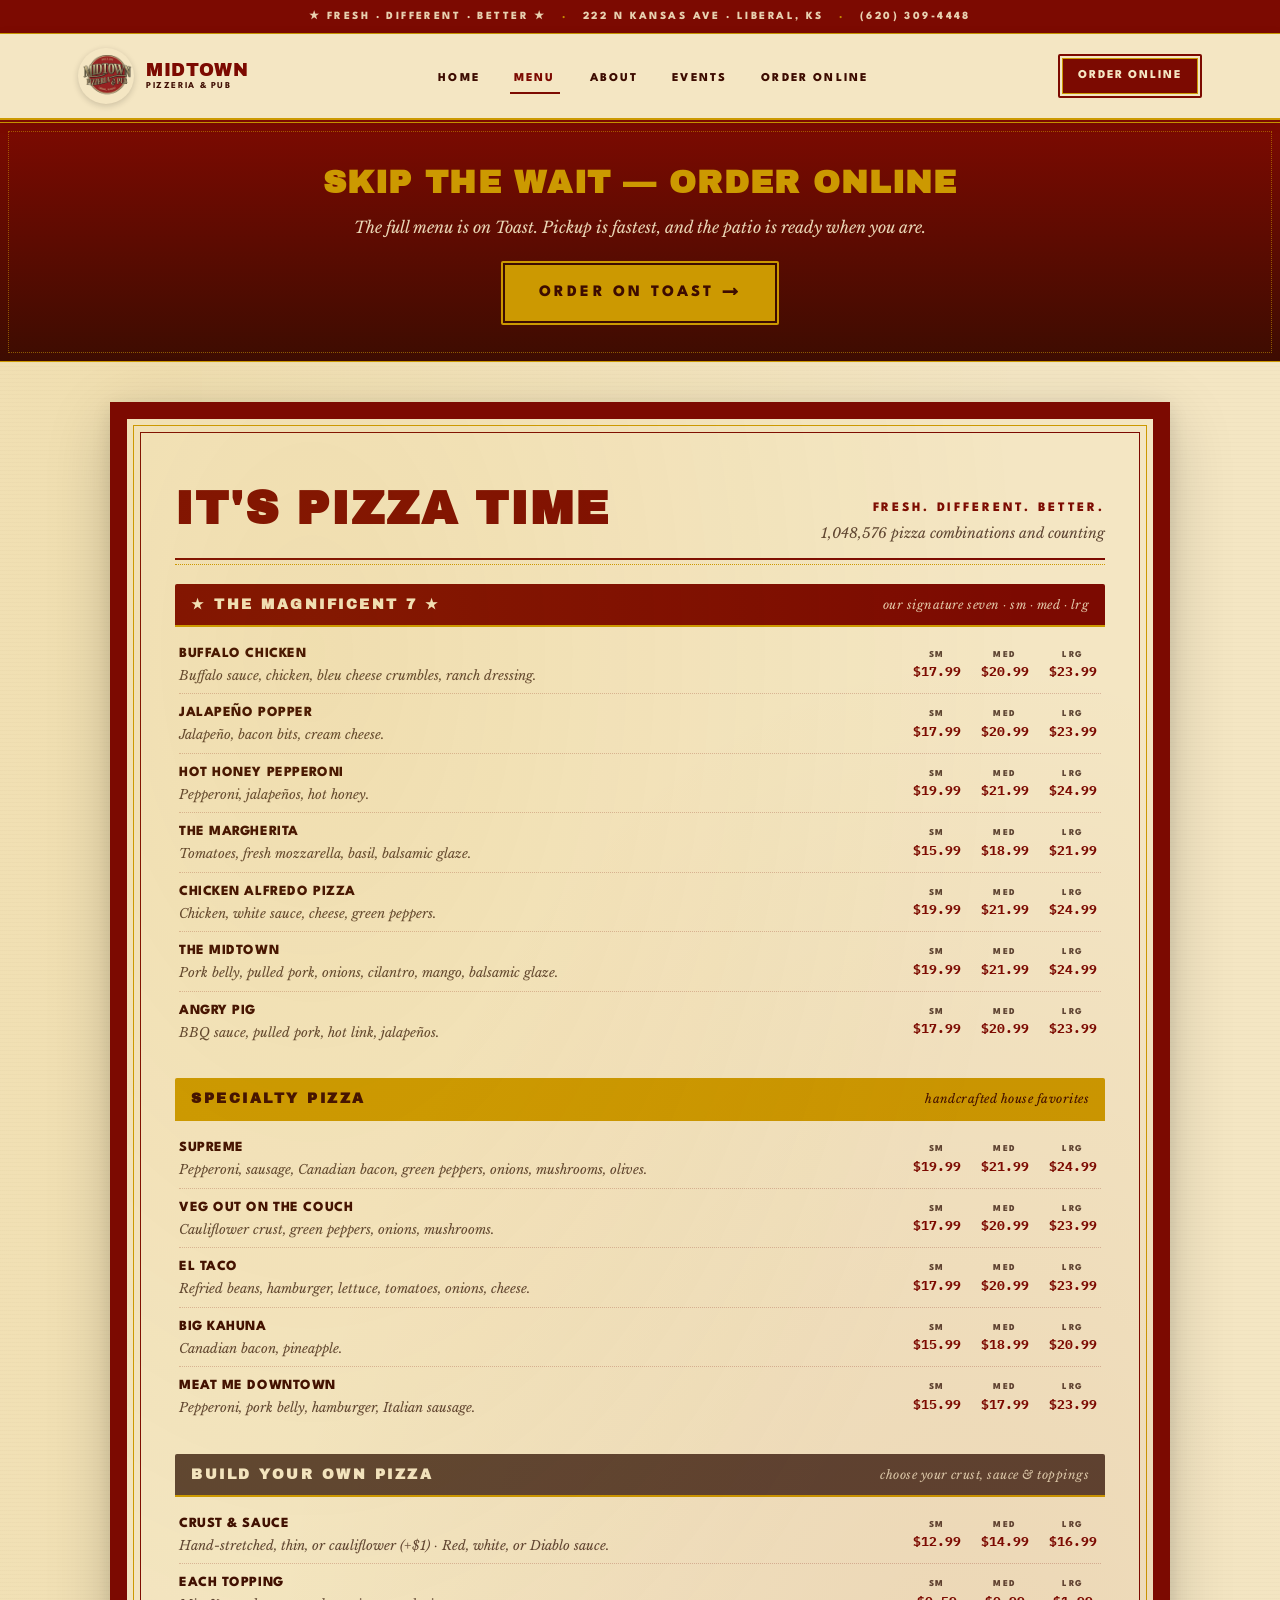
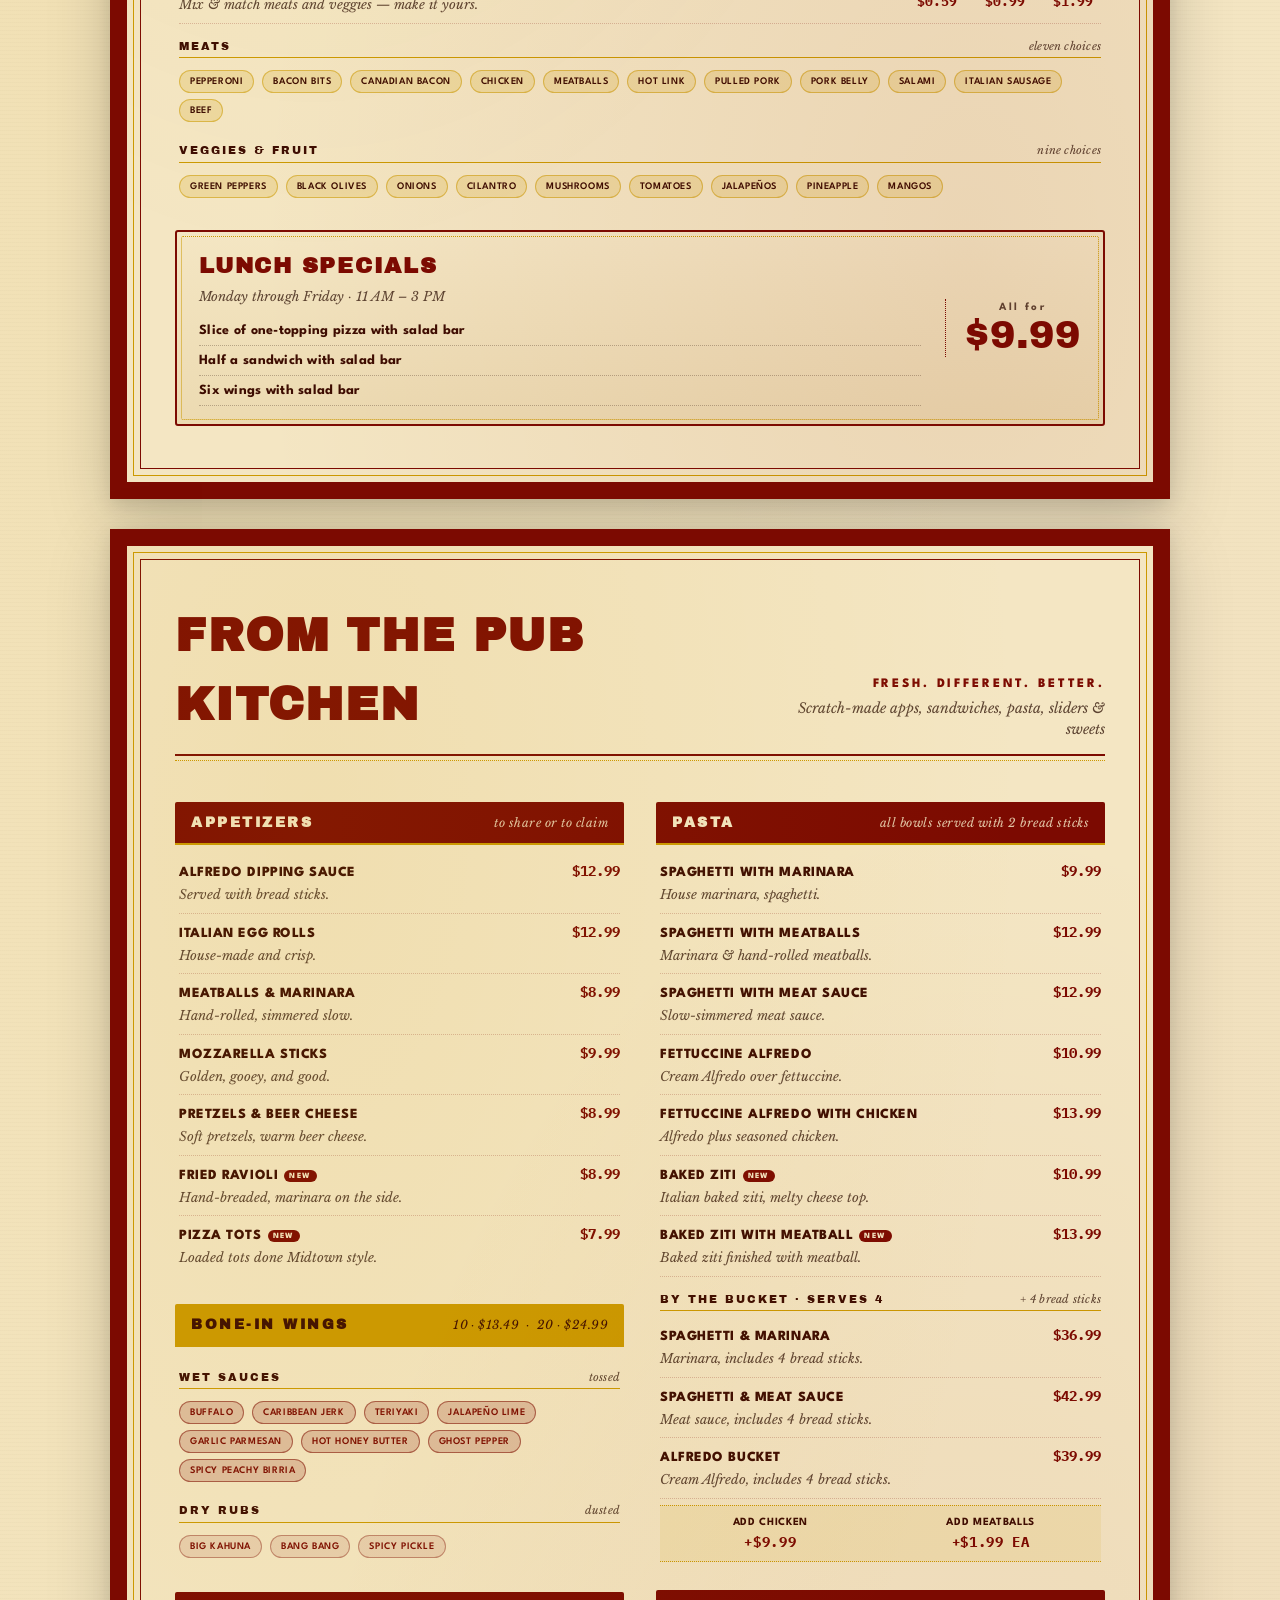
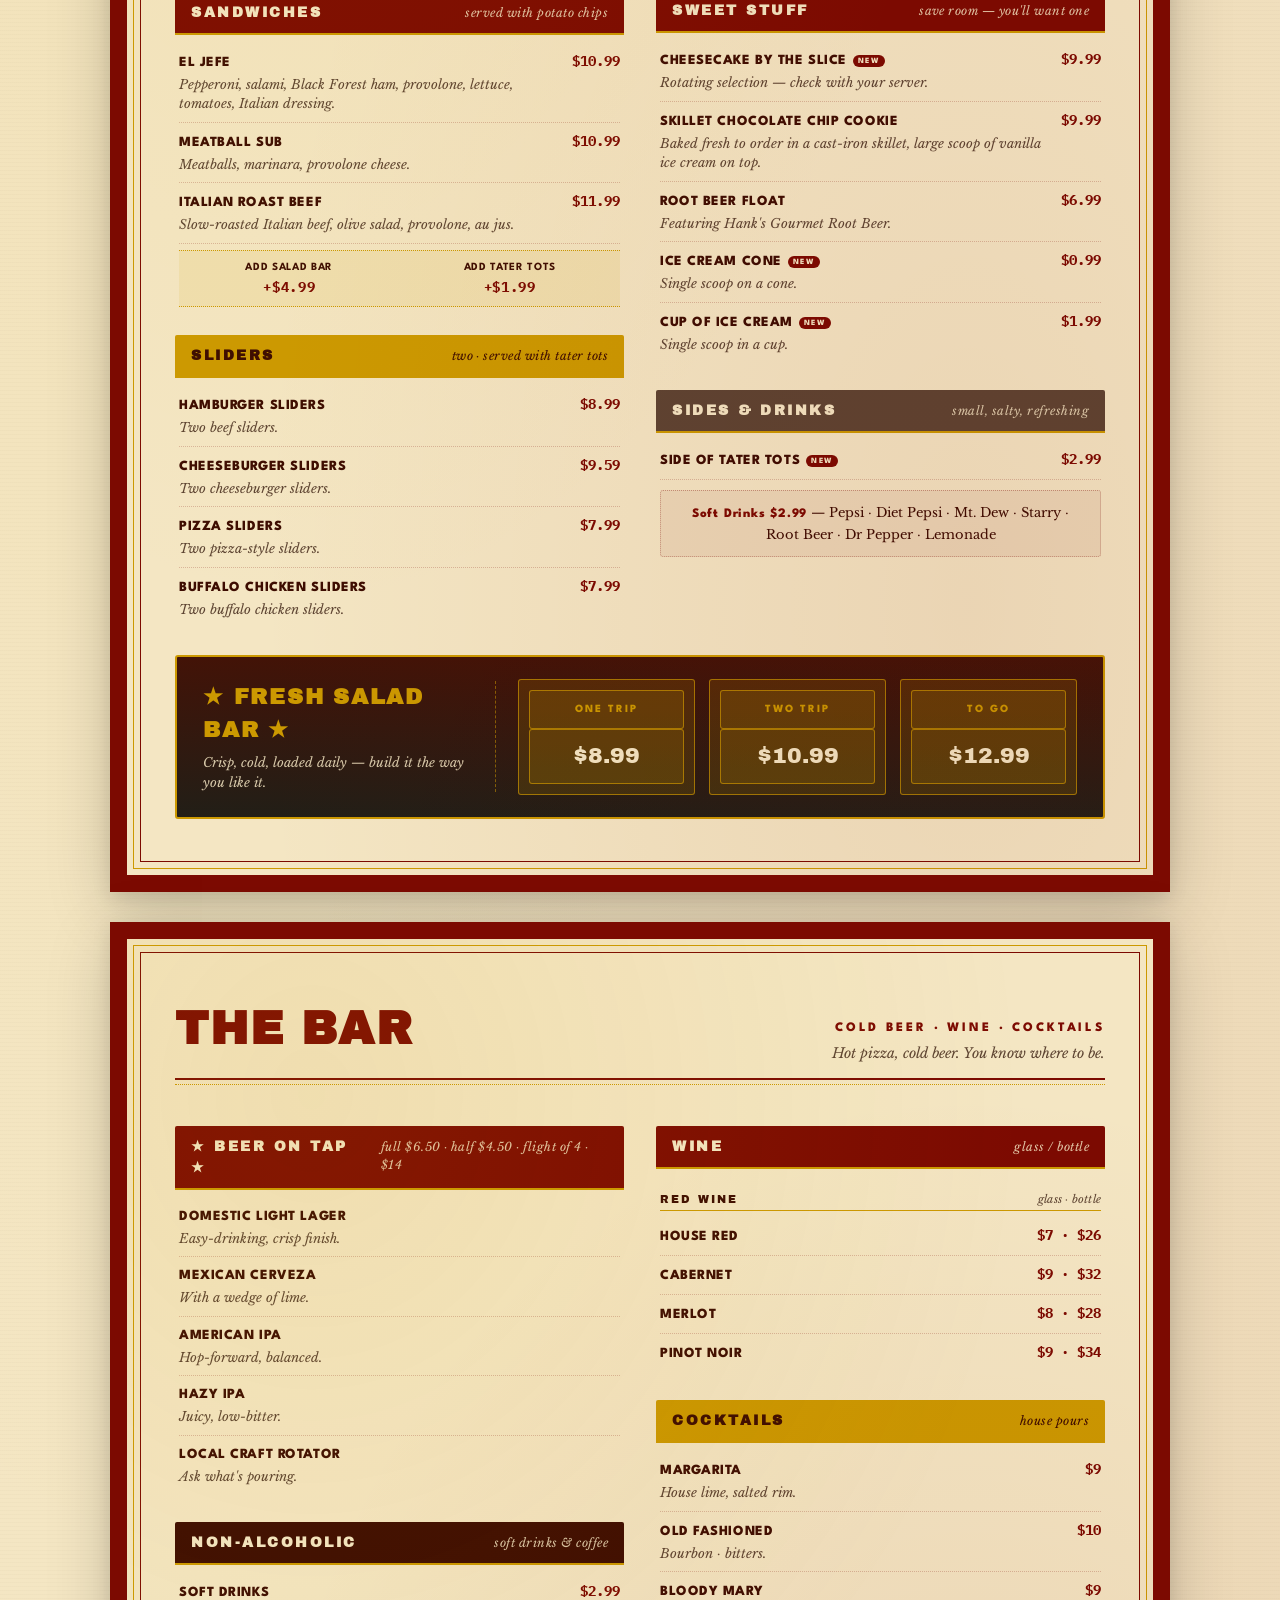
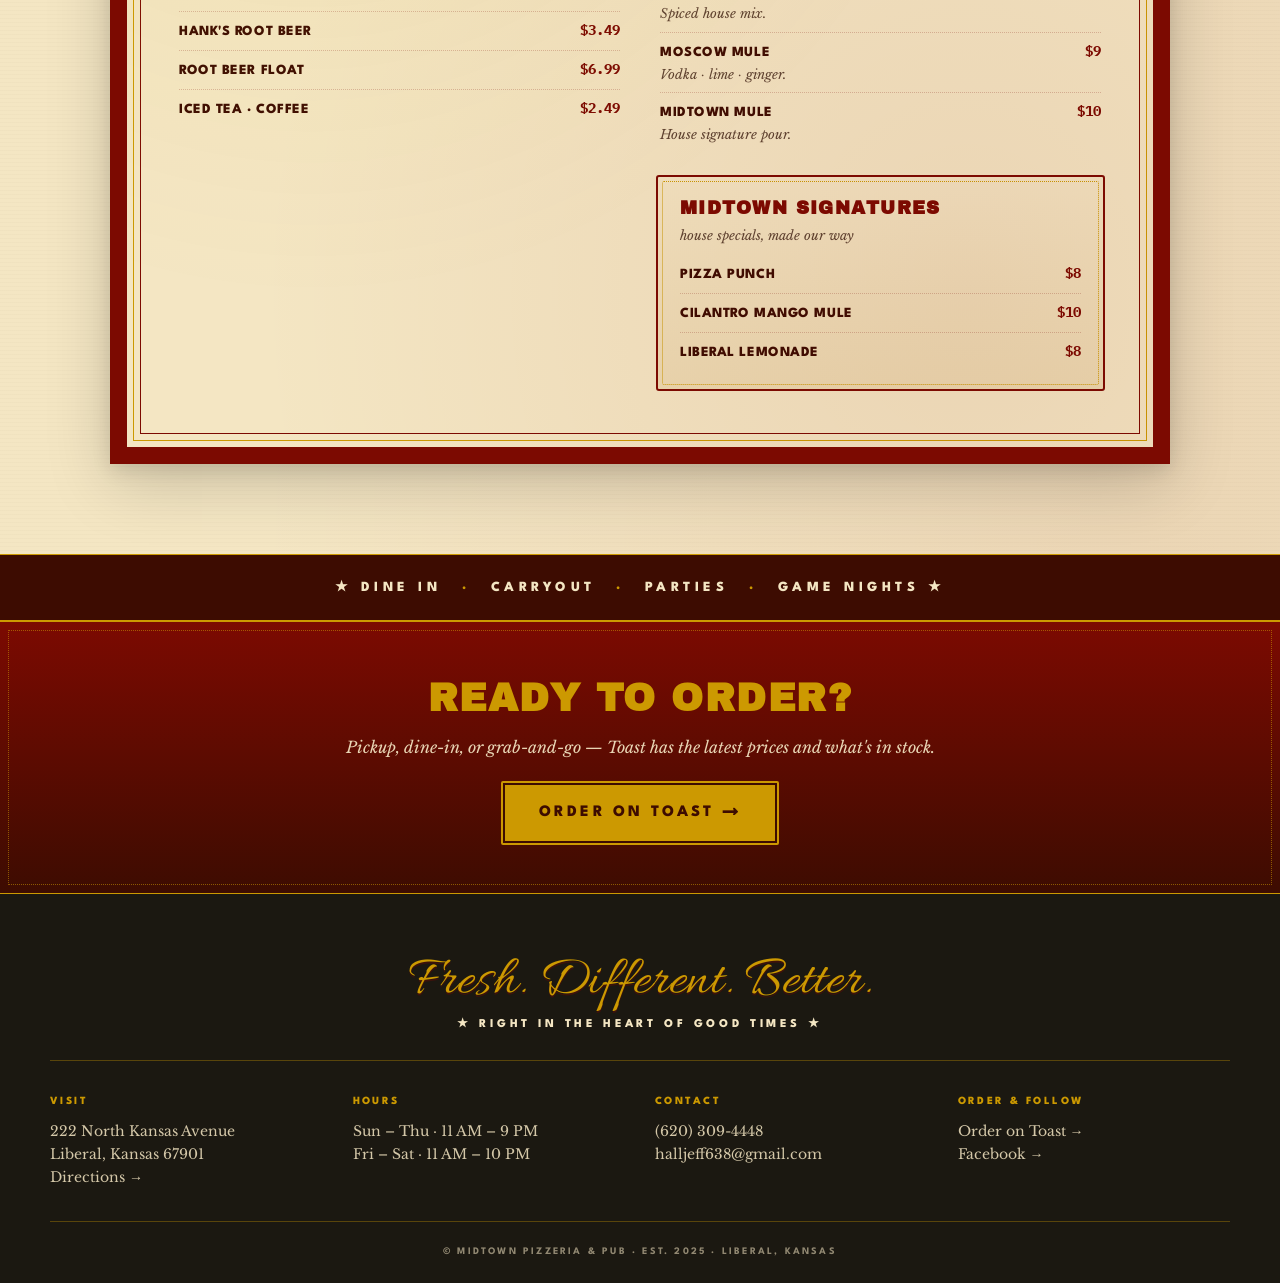
<file: menu.html>
<!DOCTYPE html>
<html lang="en">
<head>
<meta charset="UTF-8">
<meta name="viewport" content="width=device-width, initial-scale=1.0">
<title>Menu — Midtown Pizzeria & Pub · Liberal, KS</title>
<meta name="description" content="The full Midtown Pizzeria & Pub menu — the Magnificent 7 signature pizzas, build-your-own (1,048,576 combos), wings, sandwiches, sliders, pasta, salad bar, sweets, beer, wine, cocktails. Order on Toast.">
<link rel="icon" href="assets/logo.png">
<link rel="stylesheet" href="css/styles.css">
</head>
<body>

<div class="topstrip">
  <span>★ Fresh · Different · Better ★</span>
  <span class="sep desktop-only">·</span>
  <span class="desktop-only">222 N Kansas Ave · Liberal, KS</span>
  <span class="sep desktop-only">·</span>
  <span class="desktop-only">(620) 309-4448</span>
</div>

<header class="site-header">
  <nav class="nav">
    <a href="index.html" class="nav-logo">
      <img src="assets/logo.png" alt="Midtown Pizzeria & Pub seal">
      <span class="wordmark">
        <span class="big">Midtown</span>
        <span class="small">Pizzeria &amp; Pub</span>
      </span>
    </a>
    <button class="nav-toggle" aria-label="Toggle menu" onclick="document.getElementById('navlinks').classList.toggle('open')">☰</button>
    <ul class="nav-links" id="navlinks">
      <li><a href="index.html">Home</a></li>
      <li><a href="menu.html" class="active">Menu</a></li>
      <li><a href="about.html">About</a></li>
      <li><a href="events.html">Events</a></li>
      <li><a href="https://www.toasttab.com/local/order/midtown-pizzeria-and-pub-new-222-north-kansas-avenue/r-29b31739-e096-4428-b039-4b5672bd577b" target="_blank" rel="noopener" class="nav-cta-mobile">Order Online</a></li>
    </ul>
    <a class="nav-cta" href="https://www.toasttab.com/local/order/midtown-pizzeria-and-pub-new-222-north-kansas-avenue/r-29b31739-e096-4428-b039-4b5672bd577b" target="_blank" rel="noopener">Order Online</a>
  </nav>
</header>

<!-- ORDER CTA AT TOP -->
<section class="toast-cta-band" style="padding:36px 28px;">
  <h3 style="font-size:clamp(22px,3.4vw,32px);">Skip the wait — order online</h3>
  <p>The full menu is on Toast. Pickup is fastest, and the patio is ready when you are.</p>
  <a class="btn btn-xl" href="https://www.toasttab.com/local/order/midtown-pizzeria-and-pub-new-222-north-kansas-avenue/r-29b31739-e096-4428-b039-4b5672bd577b" target="_blank" rel="noopener">Order on Toast →</a>
</section>

<div class="menu-wrap">

  <!-- ============== PAGE 1: PIZZAS ============== -->
  <article class="menu-paper">
    <header class="menu-banner">
      <h1>It's Pizza Time</h1>
      <div class="tag">
        <b>Fresh. Different. Better.</b>
        <i>1,048,576 pizza combinations and counting</i>
      </div>
    </header>

    <!-- Magnificent 7 -->
    <div class="cat-bar red">
      <h2>★ The Magnificent 7 ★</h2>
      <span class="sub">our signature seven · sm · med · lrg</span>
    </div>
    <div class="cat-body">
      <div class="menu-item">
        <div>
          <div class="name">Buffalo Chicken</div>
          <div class="desc">Buffalo sauce, chicken, bleu cheese crumbles, ranch dressing.</div>
        </div>
        <div class="tiers">
          <div class="tier"><span class="lbl">SM</span>$17.99</div>
          <div class="tier"><span class="lbl">MED</span>$20.99</div>
          <div class="tier"><span class="lbl">LRG</span>$23.99</div>
        </div>
      </div>
      <div class="menu-item">
        <div>
          <div class="name">Jalapeño Popper</div>
          <div class="desc">Jalapeño, bacon bits, cream cheese.</div>
        </div>
        <div class="tiers">
          <div class="tier"><span class="lbl">SM</span>$17.99</div>
          <div class="tier"><span class="lbl">MED</span>$20.99</div>
          <div class="tier"><span class="lbl">LRG</span>$23.99</div>
        </div>
      </div>
      <div class="menu-item">
        <div>
          <div class="name">Hot Honey Pepperoni</div>
          <div class="desc">Pepperoni, jalapeños, hot honey.</div>
        </div>
        <div class="tiers">
          <div class="tier"><span class="lbl">SM</span>$19.99</div>
          <div class="tier"><span class="lbl">MED</span>$21.99</div>
          <div class="tier"><span class="lbl">LRG</span>$24.99</div>
        </div>
      </div>
      <div class="menu-item">
        <div>
          <div class="name">The Margherita</div>
          <div class="desc">Tomatoes, fresh mozzarella, basil, balsamic glaze.</div>
        </div>
        <div class="tiers">
          <div class="tier"><span class="lbl">SM</span>$15.99</div>
          <div class="tier"><span class="lbl">MED</span>$18.99</div>
          <div class="tier"><span class="lbl">LRG</span>$21.99</div>
        </div>
      </div>
      <div class="menu-item">
        <div>
          <div class="name">Chicken Alfredo Pizza</div>
          <div class="desc">Chicken, white sauce, cheese, green peppers.</div>
        </div>
        <div class="tiers">
          <div class="tier"><span class="lbl">SM</span>$19.99</div>
          <div class="tier"><span class="lbl">MED</span>$21.99</div>
          <div class="tier"><span class="lbl">LRG</span>$24.99</div>
        </div>
      </div>
      <div class="menu-item">
        <div>
          <div class="name">The Midtown</div>
          <div class="desc">Pork belly, pulled pork, onions, cilantro, mango, balsamic glaze.</div>
        </div>
        <div class="tiers">
          <div class="tier"><span class="lbl">SM</span>$19.99</div>
          <div class="tier"><span class="lbl">MED</span>$21.99</div>
          <div class="tier"><span class="lbl">LRG</span>$24.99</div>
        </div>
      </div>
      <div class="menu-item">
        <div>
          <div class="name">Angry Pig</div>
          <div class="desc">BBQ sauce, pulled pork, hot link, jalapeños.</div>
        </div>
        <div class="tiers">
          <div class="tier"><span class="lbl">SM</span>$17.99</div>
          <div class="tier"><span class="lbl">MED</span>$20.99</div>
          <div class="tier"><span class="lbl">LRG</span>$23.99</div>
        </div>
      </div>
    </div>

    <!-- Specialty -->
    <div class="cat-bar gold">
      <h2>Specialty Pizza</h2>
      <span class="sub">handcrafted house favorites</span>
    </div>
    <div class="cat-body">
      <div class="menu-item">
        <div>
          <div class="name">Supreme</div>
          <div class="desc">Pepperoni, sausage, Canadian bacon, green peppers, onions, mushrooms, olives.</div>
        </div>
        <div class="tiers">
          <div class="tier"><span class="lbl">SM</span>$19.99</div>
          <div class="tier"><span class="lbl">MED</span>$21.99</div>
          <div class="tier"><span class="lbl">LRG</span>$24.99</div>
        </div>
      </div>
      <div class="menu-item">
        <div>
          <div class="name">Veg Out on the Couch</div>
          <div class="desc">Cauliflower crust, green peppers, onions, mushrooms.</div>
        </div>
        <div class="tiers">
          <div class="tier"><span class="lbl">SM</span>$17.99</div>
          <div class="tier"><span class="lbl">MED</span>$20.99</div>
          <div class="tier"><span class="lbl">LRG</span>$23.99</div>
        </div>
      </div>
      <div class="menu-item">
        <div>
          <div class="name">El Taco</div>
          <div class="desc">Refried beans, hamburger, lettuce, tomatoes, onions, cheese.</div>
        </div>
        <div class="tiers">
          <div class="tier"><span class="lbl">SM</span>$17.99</div>
          <div class="tier"><span class="lbl">MED</span>$20.99</div>
          <div class="tier"><span class="lbl">LRG</span>$23.99</div>
        </div>
      </div>
      <div class="menu-item">
        <div>
          <div class="name">Big Kahuna</div>
          <div class="desc">Canadian bacon, pineapple.</div>
        </div>
        <div class="tiers">
          <div class="tier"><span class="lbl">SM</span>$15.99</div>
          <div class="tier"><span class="lbl">MED</span>$18.99</div>
          <div class="tier"><span class="lbl">LRG</span>$20.99</div>
        </div>
      </div>
      <div class="menu-item">
        <div>
          <div class="name">Meat Me Downtown</div>
          <div class="desc">Pepperoni, pork belly, hamburger, Italian sausage.</div>
        </div>
        <div class="tiers">
          <div class="tier"><span class="lbl">SM</span>$15.99</div>
          <div class="tier"><span class="lbl">MED</span>$17.99</div>
          <div class="tier"><span class="lbl">LRG</span>$23.99</div>
        </div>
      </div>
    </div>

    <!-- Build Your Own -->
    <div class="cat-bar brown">
      <h2>Build Your Own Pizza</h2>
      <span class="sub">choose your crust, sauce &amp; toppings</span>
    </div>
    <div class="cat-body">
      <div class="menu-item">
        <div>
          <div class="name">Crust &amp; Sauce</div>
          <div class="desc">Hand-stretched, thin, or cauliflower (+$1) · Red, white, or Diablo sauce.</div>
        </div>
        <div class="tiers">
          <div class="tier"><span class="lbl">SM</span>$12.99</div>
          <div class="tier"><span class="lbl">MED</span>$14.99</div>
          <div class="tier"><span class="lbl">LRG</span>$16.99</div>
        </div>
      </div>
      <div class="menu-item">
        <div>
          <div class="name">Each Topping</div>
          <div class="desc">Mix &amp; match meats and veggies — make it yours.</div>
        </div>
        <div class="tiers">
          <div class="tier"><span class="lbl">SM</span>$0.59</div>
          <div class="tier"><span class="lbl">MED</span>$0.99</div>
          <div class="tier"><span class="lbl">LRG</span>$1.99</div>
        </div>
      </div>

      <div class="subhead"><span>Meats</span><i>eleven choices</i></div>
      <div class="tag-row">
        <span class="pill">Pepperoni</span><span class="pill">Bacon Bits</span><span class="pill">Canadian Bacon</span>
        <span class="pill">Chicken</span><span class="pill">Meatballs</span><span class="pill">Hot Link</span>
        <span class="pill">Pulled Pork</span><span class="pill">Pork Belly</span><span class="pill">Salami</span>
        <span class="pill">Italian Sausage</span><span class="pill">Beef</span>
      </div>

      <div class="subhead"><span>Veggies &amp; Fruit</span><i>nine choices</i></div>
      <div class="tag-row">
        <span class="pill">Green Peppers</span><span class="pill">Black Olives</span><span class="pill">Onions</span>
        <span class="pill">Cilantro</span><span class="pill">Mushrooms</span><span class="pill">Tomatoes</span>
        <span class="pill">Jalapeños</span><span class="pill">Pineapple</span><span class="pill">Mangos</span>
      </div>
    </div>

    <!-- Lunch specials -->
    <div class="feature-box">
      <div class="feature-box-grid">
        <div style="flex:1;">
          <h3>Lunch Specials</h3>
          <i class="when">Monday through Friday · 11 AM – 3 PM</i>
          <ul>
            <li>Slice of one-topping pizza with salad bar</li>
            <li>Half a sandwich with salad bar</li>
            <li>Six wings with salad bar</li>
          </ul>
        </div>
        <div class="price-block">
          <div class="lbl">All for</div>
          <div class="big">$9.99</div>
        </div>
      </div>
    </div>
  </article>

  <!-- ============== PAGE 2: PUB KITCHEN ============== -->
  <article class="menu-paper">
    <header class="menu-banner">
      <h1>From the Pub Kitchen</h1>
      <div class="tag">
        <b>Fresh. Different. Better.</b>
        <i>Scratch-made apps, sandwiches, pasta, sliders &amp; sweets</i>
      </div>
    </header>

    <div class="menu-cols">
      <div>
        <!-- Appetizers -->
        <div class="cat-bar red">
          <h2>Appetizers</h2>
          <span class="sub">to share or to claim</span>
        </div>
        <div class="cat-body">
          <div class="menu-item"><div><div class="name">Alfredo Dipping Sauce</div><div class="desc">Served with bread sticks.</div></div><div class="price">$12.99</div></div>
          <div class="menu-item"><div><div class="name">Italian Egg Rolls</div><div class="desc">House-made and crisp.</div></div><div class="price">$12.99</div></div>
          <div class="menu-item"><div><div class="name">Meatballs &amp; Marinara</div><div class="desc">Hand-rolled, simmered slow.</div></div><div class="price">$8.99</div></div>
          <div class="menu-item"><div><div class="name">Mozzarella Sticks</div><div class="desc">Golden, gooey, and good.</div></div><div class="price">$9.99</div></div>
          <div class="menu-item"><div><div class="name">Pretzels &amp; Beer Cheese</div><div class="desc">Soft pretzels, warm beer cheese.</div></div><div class="price">$8.99</div></div>
          <div class="menu-item"><div><div class="name">Fried Ravioli<span class="new">NEW</span></div><div class="desc">Hand-breaded, marinara on the side.</div></div><div class="price">$8.99</div></div>
          <div class="menu-item"><div><div class="name">Pizza Tots<span class="new">NEW</span></div><div class="desc">Loaded tots done Midtown style.</div></div><div class="price">$7.99</div></div>
        </div>

        <!-- Wings -->
        <div class="cat-bar gold">
          <h2>Bone-In Wings</h2>
          <span class="sub">10 · $13.49 &nbsp;·&nbsp; 20 · $24.99</span>
        </div>
        <div class="cat-body">
          <div class="subhead"><span>Wet Sauces</span><i>tossed</i></div>
          <div class="tag-row">
            <span class="pill wet">Buffalo</span><span class="pill wet">Caribbean Jerk</span><span class="pill wet">Teriyaki</span>
            <span class="pill wet">Jalapeño Lime</span><span class="pill wet">Garlic Parmesan</span>
            <span class="pill wet">Hot Honey Butter</span><span class="pill wet">Ghost Pepper</span>
            <span class="pill wet">Spicy Peachy Birria</span>
          </div>
          <div class="subhead"><span>Dry Rubs</span><i>dusted</i></div>
          <div class="tag-row">
            <span class="pill dry">Big Kahuna</span><span class="pill dry">Bang Bang</span><span class="pill dry">Spicy Pickle</span>
          </div>
        </div>

        <!-- Sandwiches -->
        <div class="cat-bar red">
          <h2>Sandwiches</h2>
          <span class="sub">served with potato chips</span>
        </div>
        <div class="cat-body">
          <div class="menu-item"><div><div class="name">El Jefe</div><div class="desc">Pepperoni, salami, Black Forest ham, provolone, lettuce, tomatoes, Italian dressing.</div></div><div class="price">$10.99</div></div>
          <div class="menu-item"><div><div class="name">Meatball Sub</div><div class="desc">Meatballs, marinara, provolone cheese.</div></div><div class="price">$10.99</div></div>
          <div class="menu-item"><div><div class="name">Italian Roast Beef</div><div class="desc">Slow-roasted Italian beef, olive salad, provolone, au jus.</div></div><div class="price">$11.99</div></div>
          <div class="addon-strip">
            <div class="addon">Add Salad Bar<b>+$4.99</b></div>
            <div class="addon">Add Tater Tots<b>+$1.99</b></div>
          </div>
        </div>

        <!-- Sliders -->
        <div class="cat-bar gold">
          <h2>Sliders</h2>
          <span class="sub">two · served with tater tots</span>
        </div>
        <div class="cat-body">
          <div class="menu-item"><div><div class="name">Hamburger Sliders</div><div class="desc">Two beef sliders.</div></div><div class="price">$8.99</div></div>
          <div class="menu-item"><div><div class="name">Cheeseburger Sliders</div><div class="desc">Two cheeseburger sliders.</div></div><div class="price">$9.59</div></div>
          <div class="menu-item"><div><div class="name">Pizza Sliders</div><div class="desc">Two pizza-style sliders.</div></div><div class="price">$7.99</div></div>
          <div class="menu-item"><div><div class="name">Buffalo Chicken Sliders</div><div class="desc">Two buffalo chicken sliders.</div></div><div class="price">$7.99</div></div>
        </div>
      </div>

      <div>
        <!-- Pasta -->
        <div class="cat-bar red">
          <h2>Pasta</h2>
          <span class="sub">all bowls served with 2 bread sticks</span>
        </div>
        <div class="cat-body">
          <div class="menu-item"><div><div class="name">Spaghetti with Marinara</div><div class="desc">House marinara, spaghetti.</div></div><div class="price">$9.99</div></div>
          <div class="menu-item"><div><div class="name">Spaghetti with Meatballs</div><div class="desc">Marinara &amp; hand-rolled meatballs.</div></div><div class="price">$12.99</div></div>
          <div class="menu-item"><div><div class="name">Spaghetti with Meat Sauce</div><div class="desc">Slow-simmered meat sauce.</div></div><div class="price">$12.99</div></div>
          <div class="menu-item"><div><div class="name">Fettuccine Alfredo</div><div class="desc">Cream Alfredo over fettuccine.</div></div><div class="price">$10.99</div></div>
          <div class="menu-item"><div><div class="name">Fettuccine Alfredo with Chicken</div><div class="desc">Alfredo plus seasoned chicken.</div></div><div class="price">$13.99</div></div>
          <div class="menu-item"><div><div class="name">Baked Ziti<span class="new">NEW</span></div><div class="desc">Italian baked ziti, melty cheese top.</div></div><div class="price">$10.99</div></div>
          <div class="menu-item"><div><div class="name">Baked Ziti with Meatball<span class="new">NEW</span></div><div class="desc">Baked ziti finished with meatball.</div></div><div class="price">$13.99</div></div>

          <div class="subhead"><span>By the Bucket · Serves 4</span><i>+ 4 bread sticks</i></div>
          <div class="menu-item"><div><div class="name">Spaghetti &amp; Marinara</div><div class="desc">Marinara, includes 4 bread sticks.</div></div><div class="price">$36.99</div></div>
          <div class="menu-item"><div><div class="name">Spaghetti &amp; Meat Sauce</div><div class="desc">Meat sauce, includes 4 bread sticks.</div></div><div class="price">$42.99</div></div>
          <div class="menu-item"><div><div class="name">Alfredo Bucket</div><div class="desc">Cream Alfredo, includes 4 bread sticks.</div></div><div class="price">$39.99</div></div>

          <div class="addon-strip">
            <div class="addon">Add Chicken<b>+$9.99</b></div>
            <div class="addon">Add Meatballs<b>+$1.99 ea</b></div>
          </div>
        </div>

        <!-- Sweet Stuff -->
        <div class="cat-bar red">
          <h2>Sweet Stuff</h2>
          <span class="sub">save room — you'll want one</span>
        </div>
        <div class="cat-body">
          <div class="menu-item"><div><div class="name">Cheesecake by the Slice<span class="new">NEW</span></div><div class="desc">Rotating selection — check with your server.</div></div><div class="price">$9.99</div></div>
          <div class="menu-item"><div><div class="name">Skillet Chocolate Chip Cookie</div><div class="desc">Baked fresh to order in a cast-iron skillet, large scoop of vanilla ice cream on top.</div></div><div class="price">$9.99</div></div>
          <div class="menu-item"><div><div class="name">Root Beer Float</div><div class="desc">Featuring Hank's Gourmet Root Beer.</div></div><div class="price">$6.99</div></div>
          <div class="menu-item"><div><div class="name">Ice Cream Cone<span class="new">NEW</span></div><div class="desc">Single scoop on a cone.</div></div><div class="price">$0.99</div></div>
          <div class="menu-item"><div><div class="name">Cup of Ice Cream<span class="new">NEW</span></div><div class="desc">Single scoop in a cup.</div></div><div class="price">$1.99</div></div>
        </div>

        <!-- Sides & Drinks -->
        <div class="cat-bar brown">
          <h2>Sides &amp; Drinks</h2>
          <span class="sub">small, salty, refreshing</span>
        </div>
        <div class="cat-body">
          <div class="menu-item"><div><div class="name">Side of Tater Tots<span class="new">NEW</span></div></div><div class="price">$2.99</div></div>
          <div style="font-family: var(--font-body); font-size: 13px; color: var(--bean); text-align: center; padding: 12px 14px; line-height: 1.5; background: rgba(124,10,1,0.06); border: 1px dotted rgba(124,10,1,0.35); border-radius: 3px; margin-top: 10px;">
            <b style="font-family: var(--font-heading); font-weight: 800; letter-spacing: 0.06em; color: var(--barn-red); font-style: normal;">Soft Drinks $2.99</b> — Pepsi · Diet Pepsi · Mt. Dew · Starry · Root Beer · Dr Pepper · Lemonade
          </div>
        </div>
      </div>
    </div>

    <!-- Salad Bar Band -->
    <div class="salad-band">
      <div class="label-block">
        <h3>★ Fresh Salad Bar ★</h3>
        <i>Crisp, cold, loaded daily — build it the way you like it.</i>
      </div>
      <div class="salad-options">
        <div><div class="lbl">One Trip</div><div class="big">$8.99</div></div>
        <div><div class="lbl">Two Trip</div><div class="big">$10.99</div></div>
        <div><div class="lbl">To Go</div><div class="big">$12.99</div></div>
      </div>
    </div>
  </article>

  <!-- ============== PAGE 3: BAR (Beer, Wine, Cocktails) ============== -->
  <article class="menu-paper">
    <header class="menu-banner">
      <h1>The Bar</h1>
      <div class="tag">
        <b>Cold Beer · Wine · Cocktails</b>
        <i>Hot pizza, cold beer. You know where to be.</i>
      </div>
    </header>

    <div class="menu-cols">
      <div>
        <!-- Beer -->
        <div class="cat-bar red">
          <h2>★ Beer on Tap ★</h2>
          <span class="sub">full $6.50 · half $4.50 · flight of 4 · $14</span>
        </div>
        <div class="cat-body">
          <div class="menu-item"><div><div class="name">Domestic Light Lager</div><div class="desc">Easy-drinking, crisp finish.</div></div></div>
          <div class="menu-item"><div><div class="name">Mexican Cerveza</div><div class="desc">With a wedge of lime.</div></div></div>
          <div class="menu-item"><div><div class="name">American IPA</div><div class="desc">Hop-forward, balanced.</div></div></div>
          <div class="menu-item"><div><div class="name">Hazy IPA</div><div class="desc">Juicy, low-bitter.</div></div></div>
          <div class="menu-item"><div><div class="name">Local Craft Rotator</div><div class="desc">Ask what's pouring.</div></div></div>
        </div>

        <div class="cat-bar bean">
          <h2>Non-Alcoholic</h2>
          <span class="sub">soft drinks &amp; coffee</span>
        </div>
        <div class="cat-body">
          <div class="menu-item"><div><div class="name">Soft Drinks</div></div><div class="price">$2.99</div></div>
          <div class="menu-item"><div><div class="name">Hank's Root Beer</div></div><div class="price">$3.49</div></div>
          <div class="menu-item"><div><div class="name">Root Beer Float</div></div><div class="price">$6.99</div></div>
          <div class="menu-item"><div><div class="name">Iced Tea · Coffee</div></div><div class="price">$2.49</div></div>
        </div>
      </div>

      <div>
        <!-- Wine -->
        <div class="cat-bar red">
          <h2>Wine</h2>
          <span class="sub">glass / bottle</span>
        </div>
        <div class="cat-body">
          <div class="subhead"><span>Red Wine</span><i>glass · bottle</i></div>
          <div class="menu-item"><div><div class="name">House Red</div></div><div class="price">$7 · $26</div></div>
          <div class="menu-item"><div><div class="name">Cabernet</div></div><div class="price">$9 · $32</div></div>
          <div class="menu-item"><div><div class="name">Merlot</div></div><div class="price">$8 · $28</div></div>
          <div class="menu-item"><div><div class="name">Pinot Noir</div></div><div class="price">$9 · $34</div></div>
        </div>

        <!-- Cocktails -->
        <div class="cat-bar gold">
          <h2>Cocktails</h2>
          <span class="sub">house pours</span>
        </div>
        <div class="cat-body">
          <div class="menu-item"><div><div class="name">Margarita</div><div class="desc">House lime, salted rim.</div></div><div class="price">$9</div></div>
          <div class="menu-item"><div><div class="name">Old Fashioned</div><div class="desc">Bourbon · bitters.</div></div><div class="price">$10</div></div>
          <div class="menu-item"><div><div class="name">Bloody Mary</div><div class="desc">Spiced house mix.</div></div><div class="price">$9</div></div>
          <div class="menu-item"><div><div class="name">Moscow Mule</div><div class="desc">Vodka · lime · ginger.</div></div><div class="price">$9</div></div>
          <div class="menu-item"><div><div class="name">Midtown Mule</div><div class="desc">House signature pour.</div></div><div class="price">$10</div></div>
        </div>

        <!-- Signatures -->
        <div class="feature-box" style="margin-top:18px;">
          <h3 style="font-size:18px;">Midtown Signatures</h3>
          <i class="when">house specials, made our way</i>
          <div class="menu-item" style="border-bottom:1px dotted rgba(124,10,1,0.22);"><div><div class="name">Pizza Punch</div></div><div class="price">$8</div></div>
          <div class="menu-item" style="border-bottom:1px dotted rgba(124,10,1,0.22);"><div><div class="name">Cilantro Mango Mule</div></div><div class="price">$10</div></div>
          <div class="menu-item"><div><div class="name">Liberal Lemonade</div></div><div class="price">$8</div></div>
        </div>
      </div>
    </div>
  </article>

</div>

<div class="callout-strip">
  ★ Dine In <span class="sep">·</span> Carryout <span class="sep">·</span> Parties <span class="sep">·</span> Game Nights ★
</div>

<!-- TOAST CTA AT BOTTOM -->
<section class="toast-cta-band">
  <h3>Ready to order?</h3>
  <p>Pickup, dine-in, or grab-and-go — Toast has the latest prices and what's in stock.</p>
  <a class="btn btn-xl" href="https://www.toasttab.com/local/order/midtown-pizzeria-and-pub-new-222-north-kansas-avenue/r-29b31739-e096-4428-b039-4b5672bd577b" target="_blank" rel="noopener">Order on Toast →</a>
</section>

<footer class="site-footer">
  <div class="footer-inner">
    <div class="footer-script">Fresh. Different. Better.</div>
    <div class="footer-tag">★ Right in the Heart of Good Times ★</div>
    <div class="footer-grid">
      <div class="footer-col">
        <h4>Visit</h4>
        <p>222 North Kansas Avenue<br>Liberal, Kansas 67901</p>
        <a href="https://www.google.com/maps/search/?api=1&query=222+N+Kansas+Ave+Liberal+KS+67901" target="_blank" rel="noopener">Directions →</a>
      </div>
      <div class="footer-col">
        <h4>Hours</h4>
        <p>Sun – Thu · 11 AM – 9 PM<br>Fri – Sat · 11 AM – 10 PM</p>
      </div>
      <div class="footer-col">
        <h4>Contact</h4>
        <a href="tel:+16203094448">(620) 309-4448</a>
        <a href="mailto:halljeff638@gmail.com">halljeff638@gmail.com</a>
      </div>
      <div class="footer-col">
        <h4>Order &amp; Follow</h4>
        <a href="https://www.toasttab.com/local/order/midtown-pizzeria-and-pub-new-222-north-kansas-avenue/r-29b31739-e096-4428-b039-4b5672bd577b" target="_blank" rel="noopener">Order on Toast →</a>
        <a href="https://www.facebook.com/profile.php?id=61573493150277" target="_blank" rel="noopener">Facebook →</a>
      </div>
    </div>
    <div class="footer-fine">© Midtown Pizzeria &amp; Pub · Est. 2025 · Liberal, Kansas</div>
  </div>
</footer>

</body>
</html>
</file>
<file: css/styles.css>
/* ==========================================================================
   Midtown Pizzeria & Pub — Website
   Fresh. Different. Better. — Liberal, Kansas
   ========================================================================== */

@import url('https://fonts.googleapis.com/css2?family=Archivo+Black&family=Bebas+Neue&family=League+Spartan:wght@400;600;700;800;900&family=Libre+Baskerville:ital,wght@0,400;0,700;1,400&family=Allura&family=IBM+Plex+Mono:wght@500;700&display=swap');

:root {
  /* Brand palette */
  --barn-red:        #7C0A01;
  --bean:            #3D0C01;
  --chinese-gold:    #CC9901;
  --goldenrod:       #DAA520;
  --black-chocolate: #1B1811;
  --warm-cream:      #F4E6C3;
  --warm-cream-deep: #ECDAB1;
  --tabletop-brown:  #5D4432;
  --dark-pub-bg:     #2A2018;

  /* Typography */
  --font-display: 'Archivo Black', sans-serif;
  --font-heading: 'League Spartan', 'Archivo Black', sans-serif;
  --font-body:    'Libre Baskerville', Georgia, serif;
  --font-mono:    'IBM Plex Mono', 'Menlo', monospace;
  --font-script:  'Allura', cursive;
  --font-promo:   'Bebas Neue', sans-serif;

  /* Layout */
  --container: 1180px;
  --container-narrow: 920px;
}

* { box-sizing: border-box; margin: 0; padding: 0; }

html { scroll-behavior: smooth; }

body {
  font-family: var(--font-body);
  color: var(--black-chocolate);
  background: var(--warm-cream);
  background-image:
    radial-gradient(ellipse at 12% 8%, rgba(204,153,1,0.10), transparent 55%),
    radial-gradient(ellipse at 88% 92%, rgba(124,10,1,0.08), transparent 55%),
    repeating-linear-gradient(0deg, rgba(93,68,50,0.025) 0 1px, transparent 1px 4px);
  line-height: 1.5;
  -webkit-font-smoothing: antialiased;
  min-height: 100vh;
}

img { max-width: 100%; display: block; }
a { color: var(--barn-red); text-decoration: none; }
a:hover { opacity: 0.85; }

/* ==========================================================================
   TOP BAR (red strip across top of every page)
   ========================================================================== */
.topstrip {
  background: var(--barn-red);
  color: var(--warm-cream);
  font-family: var(--font-heading);
  font-weight: 800;
  font-size: 11px;
  letter-spacing: 0.22em;
  text-transform: uppercase;
  text-align: center;
  padding: 8px 16px;
  border-bottom: 1px solid var(--chinese-gold);
}
.topstrip span { opacity: 0.9; }
.topstrip .sep { margin: 0 10px; color: var(--chinese-gold); }

/* ==========================================================================
   HEADER + NAV
   ========================================================================== */
.site-header {
  background: var(--warm-cream);
  border-bottom: 2px solid var(--barn-red);
  position: sticky;
  top: 0;
  z-index: 100;
  box-shadow: 0 2px 12px rgba(27,24,17,0.08);
}
.site-header::after {
  content: "";
  display: block;
  height: 2px;
  background: var(--chinese-gold);
}
.nav {
  max-width: var(--container);
  margin: 0 auto;
  padding: 14px 28px;
  display: flex;
  align-items: center;
  justify-content: space-between;
  gap: 24px;
}
.nav-logo {
  display: flex;
  align-items: center;
  gap: 12px;
  text-decoration: none;
}
.nav-logo img {
  width: 56px;
  height: 56px;
  border-radius: 50%;
  box-shadow: 0 2px 6px rgba(27,24,17,0.18);
}
.nav-logo .wordmark {
  font-family: var(--font-display);
  text-transform: uppercase;
  color: var(--barn-red);
  letter-spacing: 0.04em;
  line-height: 1;
}
.nav-logo .wordmark .big { font-size: 18px; display: block; }
.nav-logo .wordmark .small {
  font-family: var(--font-heading);
  font-weight: 700;
  font-size: 9px;
  color: var(--bean);
  letter-spacing: 0.18em;
  margin-top: 3px;
  display: block;
}
.nav-links {
  display: flex;
  align-items: center;
  gap: 26px;
  list-style: none;
}
.nav-links a {
  font-family: var(--font-heading);
  font-weight: 800;
  font-size: 12px;
  letter-spacing: 0.18em;
  text-transform: uppercase;
  color: var(--bean);
  padding: 8px 4px;
  border-bottom: 2px solid transparent;
  transition: border-color 0.15s, color 0.15s;
}
.nav-links a:hover { color: var(--barn-red); border-bottom-color: var(--chinese-gold); }
.nav-links a.active { color: var(--barn-red); border-bottom-color: var(--barn-red); }

.nav-cta {
  background: var(--barn-red);
  color: var(--warm-cream);
  font-family: var(--font-heading);
  font-weight: 800;
  font-size: 12px;
  letter-spacing: 0.16em;
  text-transform: uppercase;
  padding: 11px 18px;
  border: 2px solid var(--barn-red);
  border-radius: 2px;
  box-shadow: inset 0 0 0 2px var(--warm-cream), inset 0 0 0 3px var(--chinese-gold);
  display: inline-block;
}
.nav-cta:hover { background: var(--bean); color: var(--warm-cream); opacity: 1; }

.nav-toggle {
  display: none;
  background: none;
  border: none;
  cursor: pointer;
  font-size: 28px;
  color: var(--barn-red);
}

/* ==========================================================================
   HERO
   ========================================================================== */
.hero {
  position: relative;
  background: var(--warm-cream);
  padding: 70px 28px 90px;
  overflow: hidden;
  border-bottom: 0.18in solid var(--barn-red);
  box-shadow:
    inset 0 0 0 6px var(--warm-cream),
    inset 0 0 0 7px var(--chinese-gold);
}
.hero::before {
  content: "";
  position: absolute; inset: 0;
  background:
    radial-gradient(ellipse at 18% 20%, rgba(204,153,1,0.18), transparent 60%),
    radial-gradient(ellipse at 82% 80%, rgba(124,10,1,0.15), transparent 55%);
  pointer-events: none;
}
.hero-inner {
  position: relative;
  max-width: var(--container);
  margin: 0 auto;
  display: grid;
  grid-template-columns: 1.2fr 0.95fr;
  gap: 48px;
  align-items: center;
}
.hero-eyebrow {
  font-family: var(--font-heading);
  font-weight: 800;
  font-size: 12px;
  letter-spacing: 0.32em;
  text-transform: uppercase;
  color: var(--barn-red);
  margin-bottom: 12px;
}
.hero-eyebrow::before, .hero-eyebrow::after { content: "★"; color: var(--chinese-gold); margin: 0 8px; }
.hero h1 {
  font-family: var(--font-display);
  font-size: clamp(38px, 6vw, 68px);
  line-height: 0.98;
  letter-spacing: 0.01em;
  color: var(--barn-red);
  text-transform: uppercase;
  margin-bottom: 22px;
}
.hero h1 .script {
  font-family: var(--font-script);
  font-size: 0.78em;
  font-weight: 400;
  text-transform: none;
  letter-spacing: 0;
  color: var(--barn-red);
  text-shadow: 0 2px 0 rgba(204,153,1,0.22);
  display: block;
  margin-bottom: 4px;
  line-height: 1;
}
.hero p.lede {
  font-family: var(--font-body);
  font-size: 18px;
  line-height: 1.55;
  color: var(--bean);
  margin-bottom: 28px;
  max-width: 560px;
}
.hero-ctas { display: flex; gap: 14px; flex-wrap: wrap; }

.hero-art {
  position: relative;
  background: var(--warm-cream-deep);
  border: 0.14in solid var(--barn-red);
  box-shadow: inset 0 0 0 4px var(--warm-cream), inset 0 0 0 5px var(--chinese-gold), inset 0 0 0 9px var(--warm-cream), inset 0 0 0 10px var(--barn-red);
  padding: 36px 28px;
  text-align: center;
}
.hero-art img.brand-seal {
  width: 240px;
  margin: 0 auto 18px;
  filter: drop-shadow(0 4px 10px rgba(27,24,17,0.22));
}
.hero-art .combos {
  font-family: var(--font-display);
  font-size: 38px;
  color: var(--barn-red);
  letter-spacing: 0.02em;
  line-height: 1;
}
.hero-art .combos-label {
  font-family: var(--font-heading);
  font-weight: 800;
  font-size: 11px;
  letter-spacing: 0.22em;
  text-transform: uppercase;
  color: var(--bean);
  margin-top: 4px;
}
.hero-art hr {
  border: none;
  border-top: 1px solid var(--chinese-gold);
  margin: 16px 30px;
}
.hero-art .heart {
  font-family: var(--font-heading);
  font-weight: 900;
  font-size: 11px;
  letter-spacing: 0.22em;
  text-transform: uppercase;
  color: var(--barn-red);
  line-height: 1.45;
}
.hero-art .city {
  font-family: var(--font-body);
  font-style: italic;
  font-size: 13px;
  color: var(--tabletop-brown);
  margin-top: 4px;
}

/* ==========================================================================
   BUTTONS
   ========================================================================== */
.btn {
  display: inline-block;
  font-family: var(--font-heading);
  font-weight: 800;
  font-size: 13px;
  letter-spacing: 0.18em;
  text-transform: uppercase;
  padding: 14px 26px;
  border: 2px solid var(--barn-red);
  border-radius: 2px;
  cursor: pointer;
  transition: transform 0.08s, opacity 0.15s;
}
.btn:hover { transform: translateY(-1px); opacity: 1; }
.btn-primary {
  background: var(--barn-red);
  color: var(--warm-cream);
  box-shadow: inset 0 0 0 2px var(--warm-cream), inset 0 0 0 3px var(--chinese-gold);
}
.btn-primary:hover { background: var(--bean); }
.btn-ghost {
  background: transparent;
  color: var(--barn-red);
}
.btn-ghost:hover { background: var(--barn-red); color: var(--warm-cream); }
.btn-gold {
  background: var(--chinese-gold);
  color: var(--bean);
  border-color: var(--chinese-gold);
}
.btn-gold:hover { background: var(--goldenrod); border-color: var(--goldenrod); }

.btn-xl {
  font-size: 16px;
  padding: 18px 36px;
  letter-spacing: 0.2em;
}

/* ==========================================================================
   SECTIONS
   ========================================================================== */
.section {
  padding: 80px 28px;
  position: relative;
}
.section.tight { padding: 56px 28px; }
.section.cream-deep { background: var(--warm-cream-deep); }
.section.dark {
  background: var(--black-chocolate);
  color: var(--warm-cream);
}
.section.dark p { color: rgba(244,230,195,0.88); }
.section-inner { max-width: var(--container); margin: 0 auto; }
.section-inner.narrow { max-width: var(--container-narrow); }

.section-eyebrow {
  font-family: var(--font-heading);
  font-weight: 800;
  font-size: 11px;
  letter-spacing: 0.32em;
  text-transform: uppercase;
  color: var(--barn-red);
  text-align: center;
  margin-bottom: 12px;
}
.section-eyebrow::before, .section-eyebrow::after { content: "★"; color: var(--chinese-gold); margin: 0 10px; }

h2.section-title {
  font-family: var(--font-display);
  font-size: clamp(28px, 4.4vw, 44px);
  text-transform: uppercase;
  letter-spacing: 0.03em;
  color: var(--barn-red);
  text-align: center;
  margin-bottom: 14px;
}
.section.dark h2.section-title { color: var(--chinese-gold); }
p.section-sub {
  font-family: var(--font-body);
  font-style: italic;
  font-size: 16px;
  text-align: center;
  color: var(--tabletop-brown);
  margin-bottom: 40px;
}
.section.dark p.section-sub { color: rgba(244,230,195,0.7); }

/* gold rule under section title */
.gold-rule {
  width: 80px;
  height: 0;
  border-top: 1.5px solid var(--chinese-gold);
  margin: 0 auto 26px;
  position: relative;
}
.gold-rule::before, .gold-rule::after {
  content: "";
  position: absolute;
  top: -3px;
  width: 6px; height: 6px;
  background: var(--chinese-gold);
  transform: rotate(45deg);
}
.gold-rule::before { left: -10px; }
.gold-rule::after  { right: -10px; }

/* ==========================================================================
   FEATURE GRID (signature pizzas, highlights)
   ========================================================================== */
.feature-grid {
  display: grid;
  grid-template-columns: repeat(auto-fit, minmax(260px, 1fr));
  gap: 22px;
}
.feature-card {
  background: var(--warm-cream);
  border: 2px solid var(--barn-red);
  box-shadow: inset 0 0 0 3px var(--warm-cream), inset 0 0 0 4px var(--chinese-gold);
  padding: 28px 22px;
  position: relative;
}
.section.cream-deep .feature-card { background: var(--warm-cream); }
.feature-card .placeholder {
  background: linear-gradient(135deg, rgba(204,153,1,0.18), rgba(124,10,1,0.10));
  border: 1px dashed var(--chinese-gold);
  height: 160px;
  display: flex;
  align-items: center;
  justify-content: center;
  font-family: var(--font-heading);
  font-weight: 700;
  font-size: 10px;
  letter-spacing: 0.22em;
  text-transform: uppercase;
  color: var(--tabletop-brown);
  margin-bottom: 18px;
}
.feature-card h3 {
  font-family: var(--font-heading);
  font-weight: 900;
  font-size: 18px;
  letter-spacing: 0.06em;
  text-transform: uppercase;
  color: var(--bean);
  margin-bottom: 8px;
}
.feature-card .ingredients {
  font-family: var(--font-body);
  font-style: italic;
  font-size: 14px;
  color: var(--tabletop-brown);
  line-height: 1.5;
}
.feature-card .price {
  font-family: var(--font-mono);
  font-weight: 700;
  color: var(--barn-red);
  font-size: 14px;
  margin-top: 10px;
  font-variant-numeric: tabular-nums;
}

/* ==========================================================================
   INFO BANDS (hours / location / contact)
   ========================================================================== */
.info-band {
  display: grid;
  grid-template-columns: repeat(3, 1fr);
  gap: 0;
  border: 2px solid var(--barn-red);
  background: var(--warm-cream);
  box-shadow: inset 0 0 0 3px var(--warm-cream), inset 0 0 0 4px var(--chinese-gold);
}
.info-cell {
  padding: 32px 24px;
  text-align: center;
  border-right: 1px dotted var(--chinese-gold);
}
.info-cell:last-child { border-right: none; }
.info-cell .label {
  font-family: var(--font-heading);
  font-weight: 800;
  font-size: 11px;
  letter-spacing: 0.28em;
  text-transform: uppercase;
  color: var(--barn-red);
  margin-bottom: 14px;
}
.info-cell .value {
  font-family: var(--font-display);
  font-size: 18px;
  letter-spacing: 0.02em;
  color: var(--bean);
  text-transform: uppercase;
  line-height: 1.3;
}
.info-cell .value.normal { font-family: var(--font-heading); font-weight: 700; font-size: 16px; letter-spacing: 0.06em; }
.info-cell .meta {
  font-family: var(--font-body);
  font-style: italic;
  font-size: 13px;
  color: var(--tabletop-brown);
  margin-top: 8px;
  line-height: 1.5;
}

/* ==========================================================================
   CALLOUT STRIP (★ Fresh · Different · Better ★)
   ========================================================================== */
.callout-strip {
  background: var(--bean);
  color: var(--warm-cream);
  text-align: center;
  padding: 22px 16px;
  font-family: var(--font-heading);
  font-weight: 800;
  font-size: 14px;
  letter-spacing: 0.32em;
  text-transform: uppercase;
  border-top: 1px solid var(--chinese-gold);
  border-bottom: 1px solid var(--chinese-gold);
}
.callout-strip .sep { color: var(--chinese-gold); margin: 0 12px; }

/* ==========================================================================
   ORDER ON TOAST — STICKY, BOLD CTA
   ========================================================================== */
.toast-cta-band {
  background: linear-gradient(180deg, var(--barn-red), var(--bean));
  color: var(--warm-cream);
  padding: 48px 28px;
  text-align: center;
  border-top: 1px solid var(--chinese-gold);
  border-bottom: 1px solid var(--chinese-gold);
  position: relative;
}
.toast-cta-band::before {
  content: "";
  position: absolute; inset: 8px;
  border: 1px dotted rgba(204,153,1,0.55);
  pointer-events: none;
}
.toast-cta-band h3 {
  font-family: var(--font-display);
  font-size: clamp(26px, 4vw, 38px);
  letter-spacing: 0.04em;
  text-transform: uppercase;
  color: var(--chinese-gold);
  margin-bottom: 8px;
}
.toast-cta-band p {
  font-family: var(--font-body);
  font-style: italic;
  font-size: 16px;
  color: rgba(244,230,195,0.92);
  margin-bottom: 22px;
}
.toast-cta-band .btn {
  background: var(--chinese-gold);
  color: var(--bean);
  border-color: var(--chinese-gold);
  box-shadow: inset 0 0 0 2px var(--bean), inset 0 0 0 3px var(--chinese-gold);
}
.toast-cta-band .btn:hover { background: var(--goldenrod); border-color: var(--goldenrod); }

/* ==========================================================================
   FOOTER
   ========================================================================== */
.site-footer {
  background: var(--black-chocolate);
  color: var(--warm-cream);
  padding: 60px 28px 24px;
  text-align: center;
}
.footer-inner { max-width: var(--container); margin: 0 auto; }
.footer-script {
  font-family: var(--font-script);
  font-size: 56px;
  color: var(--chinese-gold);
  line-height: 1;
  margin-bottom: 6px;
  text-shadow: 0 2px 0 rgba(124,10,1,0.35);
}
.footer-tag {
  font-family: var(--font-heading);
  font-weight: 800;
  font-size: 12px;
  letter-spacing: 0.32em;
  text-transform: uppercase;
  color: var(--warm-cream);
  margin-bottom: 26px;
}
.footer-grid {
  display: grid;
  grid-template-columns: repeat(auto-fit, minmax(200px, 1fr));
  gap: 30px;
  text-align: left;
  border-top: 1px solid rgba(204,153,1,0.35);
  border-bottom: 1px solid rgba(204,153,1,0.35);
  padding: 32px 0;
  margin-bottom: 22px;
}
.footer-col h4 {
  font-family: var(--font-heading);
  font-weight: 800;
  font-size: 11px;
  letter-spacing: 0.22em;
  text-transform: uppercase;
  color: var(--chinese-gold);
  margin-bottom: 10px;
}
.footer-col p, .footer-col a {
  font-family: var(--font-body);
  font-size: 14px;
  color: rgba(244,230,195,0.85);
  line-height: 1.65;
  display: block;
}
.footer-col a:hover { color: var(--chinese-gold); }
.footer-fine {
  font-family: var(--font-heading);
  font-weight: 700;
  font-size: 10px;
  letter-spacing: 0.22em;
  text-transform: uppercase;
  color: rgba(244,230,195,0.55);
}

/* ==========================================================================
   BUILDER.IO PREVIEW ROUTE
   ========================================================================== */
.builder-preview-shell {
  min-height: 70vh;
  padding: 48px 28px 80px;
}
.builder-preview-root {
  max-width: var(--container);
  margin: 0 auto;
}
.builder-preview-empty {
  max-width: 760px;
  margin: 0 auto;
  border: 2px solid var(--barn-red);
  background: var(--warm-cream);
  box-shadow: inset 0 0 0 3px var(--warm-cream), inset 0 0 0 4px var(--chinese-gold);
  padding: 32px;
  text-align: center;
}
.builder-preview-empty h1 {
  font-family: var(--font-display);
  font-size: clamp(28px, 4vw, 42px);
  color: var(--barn-red);
  letter-spacing: 0.03em;
  text-transform: uppercase;
  margin-bottom: 14px;
}
.builder-preview-empty p {
  font-family: var(--font-body);
  color: var(--bean);
  font-size: 16px;
  line-height: 1.6;
  margin-bottom: 18px;
}
.builder-preview-empty code {
  display: block;
  overflow-wrap: anywhere;
  font-family: var(--font-mono);
  font-size: 12px;
  color: var(--bean);
  background: rgba(204,153,1,0.16);
  border: 1px solid rgba(204,153,1,0.55);
  padding: 14px;
  text-align: left;
}

/* ==========================================================================
   MENU PAGE — print-style cream paper
   ========================================================================== */
.menu-wrap {
  max-width: 1100px;
  margin: 0 auto;
  padding: 40px 20px 60px;
}
.menu-paper {
  background: var(--warm-cream);
  border: 0.18in solid var(--barn-red);
  box-shadow:
    inset 0 0 0 6px var(--warm-cream),
    inset 0 0 0 7px var(--chinese-gold),
    inset 0 0 0 13px var(--warm-cream),
    inset 0 0 0 14px var(--barn-red),
    0 18px 60px rgba(0,0,0,0.18),
    0 6px 18px rgba(0,0,0,0.10);
  padding: 56px 48px;
  margin-bottom: 30px;
  position: relative;
}
.menu-paper::after {
  content: "";
  position: absolute; inset: 0;
  pointer-events: none;
  background:
    radial-gradient(ellipse at 18% 14%, rgba(204,153,1,0.10), transparent 60%),
    radial-gradient(ellipse at 82% 86%, rgba(124,10,1,0.08), transparent 60%);
}

.menu-banner {
  display: flex;
  align-items: flex-end;
  justify-content: space-between;
  border-bottom: 2px solid var(--barn-red);
  position: relative;
  padding-bottom: 14px;
  margin-bottom: 22px;
}
.menu-banner::after {
  content: "";
  position: absolute; left: 0; right: 0; bottom: -7px;
  border-bottom: 1px dotted var(--chinese-gold);
}
.menu-banner h1 {
  font-family: var(--font-display);
  font-size: clamp(28px, 4.6vw, 46px);
  letter-spacing: 0.04em;
  text-transform: uppercase;
  color: var(--barn-red);
}
.menu-banner .tag {
  text-align: right;
}
.menu-banner .tag b {
  font-family: var(--font-heading);
  font-weight: 800;
  font-size: 13px;
  letter-spacing: 0.22em;
  text-transform: uppercase;
  color: var(--barn-red);
  display: block;
}
.menu-banner .tag i {
  font-family: var(--font-body);
  font-style: italic;
  font-size: 14px;
  color: var(--tabletop-brown);
  display: block;
  margin-top: 4px;
}

/* category bar */
.cat-bar {
  margin: 24px 0 0;
  border-radius: 2px 2px 0 0;
  border-bottom: 2px solid var(--chinese-gold);
  padding: 10px 16px;
  display: flex;
  align-items: baseline;
  justify-content: space-between;
  gap: 14px;
}
.cat-bar.red    { background: var(--barn-red); }
.cat-bar.gold   { background: var(--chinese-gold); }
.cat-bar.brown  { background: var(--tabletop-brown); }
.cat-bar.bean   { background: var(--bean); }
.cat-bar h2 {
  font-family: var(--font-display);
  font-size: 14px;
  letter-spacing: 0.18em;
  text-transform: uppercase;
}
.cat-bar.red  h2, .cat-bar.brown h2, .cat-bar.bean h2 { color: var(--warm-cream); }
.cat-bar.gold h2 { color: var(--bean); }
.cat-bar .sub {
  font-family: var(--font-body);
  font-style: italic;
  font-size: 12px;
  letter-spacing: 0.04em;
}
.cat-bar.red  .sub, .cat-bar.brown .sub, .cat-bar.bean .sub { color: rgba(244,230,195,0.85); }
.cat-bar.gold .sub { color: var(--bean); }

/* menu item rows */
.cat-body { padding: 8px 4px 4px; }
.menu-item {
  display: grid;
  grid-template-columns: 1fr auto;
  gap: 20px;
  padding: 8px 0;
  border-bottom: 1px dotted rgba(124,10,1,0.22);
  align-items: baseline;
}
.menu-item:last-child { border-bottom: none; }
.menu-item .name {
  font-family: var(--font-heading);
  font-weight: 800;
  font-size: 14px;
  letter-spacing: 0.04em;
  text-transform: uppercase;
  color: var(--bean);
}
.menu-item .name .new {
  background: var(--barn-red);
  color: var(--warm-cream);
  font-size: 8px;
  letter-spacing: 0.18em;
  padding: 2px 5px;
  border-radius: 6px;
  vertical-align: middle;
  margin-left: 6px;
}
.menu-item .desc {
  font-family: var(--font-body);
  font-style: italic;
  font-size: 13px;
  color: var(--tabletop-brown);
  margin-top: 2px;
  line-height: 1.5;
}
.menu-item .price {
  font-family: var(--font-mono);
  font-weight: 700;
  font-size: 14px;
  color: var(--barn-red);
  font-variant-numeric: tabular-nums;
  white-space: nowrap;
}
.menu-item .tiers {
  display: flex;
  gap: 12px;
}
.menu-item .tier {
  text-align: center;
  font-family: var(--font-mono);
  font-weight: 700;
  font-size: 13px;
  color: var(--barn-red);
  font-variant-numeric: tabular-nums;
  min-width: 56px;
}
.menu-item .tier .lbl {
  display: block;
  font-family: var(--font-heading);
  font-weight: 800;
  font-size: 9px;
  letter-spacing: 0.18em;
  color: var(--tabletop-brown);
}

.menu-cols {
  display: grid;
  grid-template-columns: 1fr 1fr;
  gap: 32px;
}

.subhead {
  font-family: var(--font-display);
  font-size: 11px;
  letter-spacing: 0.18em;
  color: var(--bean);
  text-transform: uppercase;
  margin: 14px 0 6px;
  padding-bottom: 3px;
  border-bottom: 1px solid var(--chinese-gold);
  display: flex;
  justify-content: space-between;
  align-items: baseline;
}
.subhead i {
  font-family: var(--font-body);
  font-weight: 400;
  font-style: italic;
  font-size: 11px;
  letter-spacing: 0.02em;
  color: var(--tabletop-brown);
  text-transform: none;
}

.tag-row { display: flex; flex-wrap: wrap; gap: 6px 8px; padding: 6px 0; }
.pill {
  font-family: var(--font-heading);
  font-weight: 600;
  font-size: 10px;
  letter-spacing: 0.06em;
  text-transform: uppercase;
  color: var(--bean);
  background: rgba(204,153,1,0.18);
  border: 1px solid rgba(204,153,1,0.55);
  border-radius: 999px;
  padding: 3px 10px;
}
.pill.wet { color: var(--barn-red); background: rgba(124,10,1,0.18); border-color: rgba(124,10,1,0.55); }
.pill.dry { color: var(--barn-red); background: rgba(124,10,1,0.10); border-color: rgba(124,10,1,0.38); }

/* lunch/feature box */
.feature-box {
  margin-top: 22px;
  border: 2px solid var(--barn-red);
  background: linear-gradient(180deg, var(--warm-cream), var(--warm-cream-deep));
  padding: 18px 22px;
  position: relative;
  border-radius: 3px;
}
.feature-box::after {
  content: "";
  position: absolute; inset: 4px;
  border: 1px dotted var(--chinese-gold);
  pointer-events: none;
  border-radius: 2px;
}
.feature-box-grid {
  display: flex;
  align-items: center;
  justify-content: space-between;
  gap: 24px;
}
.feature-box h3 {
  font-family: var(--font-display);
  font-size: 22px;
  letter-spacing: 0.08em;
  color: var(--barn-red);
  text-transform: uppercase;
}
.feature-box i.when {
  font-family: var(--font-body);
  font-style: italic;
  font-size: 13px;
  color: var(--tabletop-brown);
  display: block;
  margin: 4px 0 10px;
}
.feature-box ul { list-style: none; padding: 0; }
.feature-box ul li {
  font-family: var(--font-heading);
  font-weight: 700;
  font-size: 14px;
  color: var(--bean);
  letter-spacing: 0.02em;
  padding: 4px 0;
  border-bottom: 1px dotted rgba(93,68,50,0.38);
}
.feature-box .price-block {
  text-align: center;
  padding-left: 18px;
  border-left: 1px dotted var(--barn-red);
}
.feature-box .price-block .lbl {
  font-family: var(--font-heading);
  font-weight: 700;
  font-size: 11px;
  letter-spacing: 0.22em;
  color: var(--tabletop-brown);
}
.feature-box .price-block .big {
  font-family: var(--font-display);
  font-size: 38px;
  color: var(--barn-red);
  letter-spacing: 0.02em;
  line-height: 1.1;
}

/* salad bar dark band */
.salad-band {
  margin-top: 24px;
  background: linear-gradient(180deg, rgba(61,12,1,0.97), rgba(27,24,17,0.97));
  color: var(--warm-cream);
  border: 2px solid var(--chinese-gold);
  border-radius: 3px;
  padding: 22px 26px;
  display: grid;
  grid-template-columns: 1.05fr 2fr;
  gap: 22px;
  align-items: center;
}
.salad-band .label-block { border-right: 1px dashed rgba(204,153,1,0.55); padding-right: 22px; }
.salad-band h3 {
  font-family: var(--font-display);
  font-size: 22px;
  letter-spacing: 0.08em;
  color: var(--chinese-gold);
  text-transform: uppercase;
}
.salad-band i {
  font-family: var(--font-body);
  font-style: italic;
  font-size: 13px;
  color: rgba(244,230,195,0.85);
  display: block;
  margin-top: 6px;
}
.salad-options { display: grid; grid-template-columns: repeat(3, 1fr); gap: 14px; }
.salad-options div {
  text-align: center;
  padding: 10px;
  background: rgba(204,153,1,0.16);
  border: 1px solid rgba(204,153,1,0.7);
  border-radius: 3px;
}
.salad-options .lbl {
  font-family: var(--font-heading);
  font-weight: 800;
  font-size: 11px;
  letter-spacing: 0.18em;
  color: var(--chinese-gold);
  text-transform: uppercase;
}
.salad-options .big {
  font-family: var(--font-display);
  font-size: 22px;
  color: var(--warm-cream);
}

.addon-strip {
  display: flex;
  justify-content: space-around;
  gap: 16px;
  padding: 8px;
  margin-top: 6px;
  background: rgba(204,153,1,0.10);
  border-top: 1px dotted var(--chinese-gold);
  border-bottom: 1px dotted var(--chinese-gold);
}
.addon-strip .addon {
  flex: 1;
  text-align: center;
  font-family: var(--font-heading);
  font-weight: 700;
  font-size: 11px;
  letter-spacing: 0.06em;
  color: var(--bean);
  text-transform: uppercase;
}
.addon-strip .addon b {
  display: block;
  font-family: var(--font-mono);
  font-size: 14px;
  color: var(--barn-red);
  margin-top: 2px;
}

/* page breaks for print */
@media print {
  body { background: white; }
  .site-header, .site-footer, .topstrip, .toast-cta-band, .nav-toggle { display: none !important; }
  .menu-paper { box-shadow: none; page-break-after: always; margin: 0; }
}

/* ==========================================================================
   ABOUT / EVENTS layouts
   ========================================================================== */
.story {
  display: grid;
  grid-template-columns: 1fr 1fr;
  gap: 56px;
  align-items: start;
}
.story h2.section-title { text-align: left; }
.story p.section-sub { text-align: left; }
.story .story-copy p {
  font-family: var(--font-body);
  font-size: 16px;
  line-height: 1.7;
  color: var(--bean);
  margin-bottom: 18px;
}
.story .story-copy p strong { color: var(--barn-red); }
.story .story-art {
  background: var(--warm-cream);
  border: 0.14in solid var(--barn-red);
  box-shadow: inset 0 0 0 4px var(--warm-cream), inset 0 0 0 5px var(--chinese-gold);
  padding: 36px 30px;
  text-align: center;
}
.story-art .placeholder {
  background: linear-gradient(135deg, rgba(204,153,1,0.18), rgba(124,10,1,0.10));
  border: 1px dashed var(--chinese-gold);
  height: 280px;
  display: flex;
  align-items: center;
  justify-content: center;
  font-family: var(--font-heading);
  font-weight: 700;
  font-size: 11px;
  letter-spacing: 0.22em;
  text-transform: uppercase;
  color: var(--tabletop-brown);
  margin-bottom: 18px;
}
.values {
  display: grid;
  grid-template-columns: repeat(auto-fit, minmax(220px, 1fr));
  gap: 22px;
  margin-top: 50px;
}
.value-card {
  background: var(--warm-cream);
  border: 1.5px solid var(--barn-red);
  padding: 24px 22px;
}
.value-card h3 {
  font-family: var(--font-heading);
  font-weight: 900;
  font-size: 14px;
  letter-spacing: 0.18em;
  text-transform: uppercase;
  color: var(--barn-red);
  margin-bottom: 10px;
}
.value-card p {
  font-family: var(--font-body);
  font-size: 14px;
  color: var(--bean);
  line-height: 1.6;
}

/* events */
.events-grid {
  display: grid;
  grid-template-columns: repeat(auto-fit, minmax(290px, 1fr));
  gap: 28px;
}
.event-card {
  background: var(--warm-cream);
  border: 2px solid var(--barn-red);
  box-shadow: inset 0 0 0 3px var(--warm-cream), inset 0 0 0 4px var(--chinese-gold);
  padding: 0;
  overflow: hidden;
  display: flex;
  flex-direction: column;
}
.event-card .event-img {
  width: 100%;
  aspect-ratio: 1 / 1;
  object-fit: cover;
  background: var(--warm-cream-deep);
  border-bottom: 1px solid var(--chinese-gold);
}
.event-card .event-body { padding: 22px 22px 26px; }
.event-card .when {
  font-family: var(--font-heading);
  font-weight: 800;
  font-size: 11px;
  letter-spacing: 0.28em;
  text-transform: uppercase;
  color: var(--chinese-gold);
  margin-bottom: 8px;
}
.event-card h3 {
  font-family: var(--font-display);
  font-size: 22px;
  letter-spacing: 0.04em;
  text-transform: uppercase;
  color: var(--barn-red);
  margin-bottom: 8px;
}
.event-card p {
  font-family: var(--font-body);
  font-size: 14px;
  color: var(--bean);
  line-height: 1.6;
}

.recurring-table {
  margin-top: 50px;
  width: 100%;
  border-collapse: collapse;
  background: var(--warm-cream);
  border: 2px solid var(--barn-red);
}
.recurring-table caption {
  caption-side: top;
  font-family: var(--font-display);
  font-size: 22px;
  letter-spacing: 0.06em;
  color: var(--barn-red);
  text-transform: uppercase;
  text-align: center;
  padding: 14px 0;
}
.recurring-table th, .recurring-table td {
  padding: 16px 22px;
  border-bottom: 1px dotted rgba(124,10,1,0.3);
}
.recurring-table th {
  background: var(--barn-red);
  color: var(--warm-cream);
  font-family: var(--font-heading);
  font-weight: 800;
  font-size: 11px;
  letter-spacing: 0.22em;
  text-transform: uppercase;
  text-align: left;
}
.recurring-table td {
  font-family: var(--font-body);
  font-size: 15px;
  color: var(--bean);
}
.recurring-table td.day {
  font-family: var(--font-heading);
  font-weight: 800;
  letter-spacing: 0.12em;
  text-transform: uppercase;
  color: var(--barn-red);
}

/* ==========================================================================
   RESPONSIVE
   ========================================================================== */
@media (max-width: 880px) {
  .nav-toggle { display: block; }
  .nav-links {
    display: none;
    position: absolute;
    top: 100%;
    left: 0; right: 0;
    background: var(--warm-cream);
    border-bottom: 2px solid var(--barn-red);
    flex-direction: column;
    align-items: stretch;
    padding: 16px 28px;
    gap: 10px;
    box-shadow: 0 6px 18px rgba(27,24,17,0.18);
  }
  .nav-links.open { display: flex; }
  .nav-links a { padding: 12px 4px; }
  .nav-cta { display: none; }
  .nav-links .nav-cta-mobile {
    display: block;
    background: var(--barn-red);
    color: var(--warm-cream);
    text-align: center;
    padding: 14px;
    border-bottom: none !important;
  }

  .hero-inner { grid-template-columns: 1fr; gap: 32px; }
  .hero-art img.brand-seal { width: 200px; }
  .info-band { grid-template-columns: 1fr; }
  .info-cell { border-right: none; border-bottom: 1px dotted var(--chinese-gold); }
  .info-cell:last-child { border-bottom: none; }
  .menu-cols { grid-template-columns: 1fr; gap: 0; }
  .menu-paper { padding: 32px 22px; }
  .story { grid-template-columns: 1fr; gap: 32px; }
  .feature-box-grid { flex-direction: column; align-items: stretch; }
  .feature-box .price-block { border-left: none; border-top: 1px dotted var(--barn-red); padding-left: 0; padding-top: 14px; margin-top: 14px; }
  .salad-band { grid-template-columns: 1fr; }
  .salad-band .label-block { border-right: none; border-bottom: 1px dashed rgba(204,153,1,0.55); padding-right: 0; padding-bottom: 14px; }
  .topstrip { font-size: 9px; letter-spacing: 0.16em; }
  .topstrip .desktop-only { display: none; }
}
</file>
